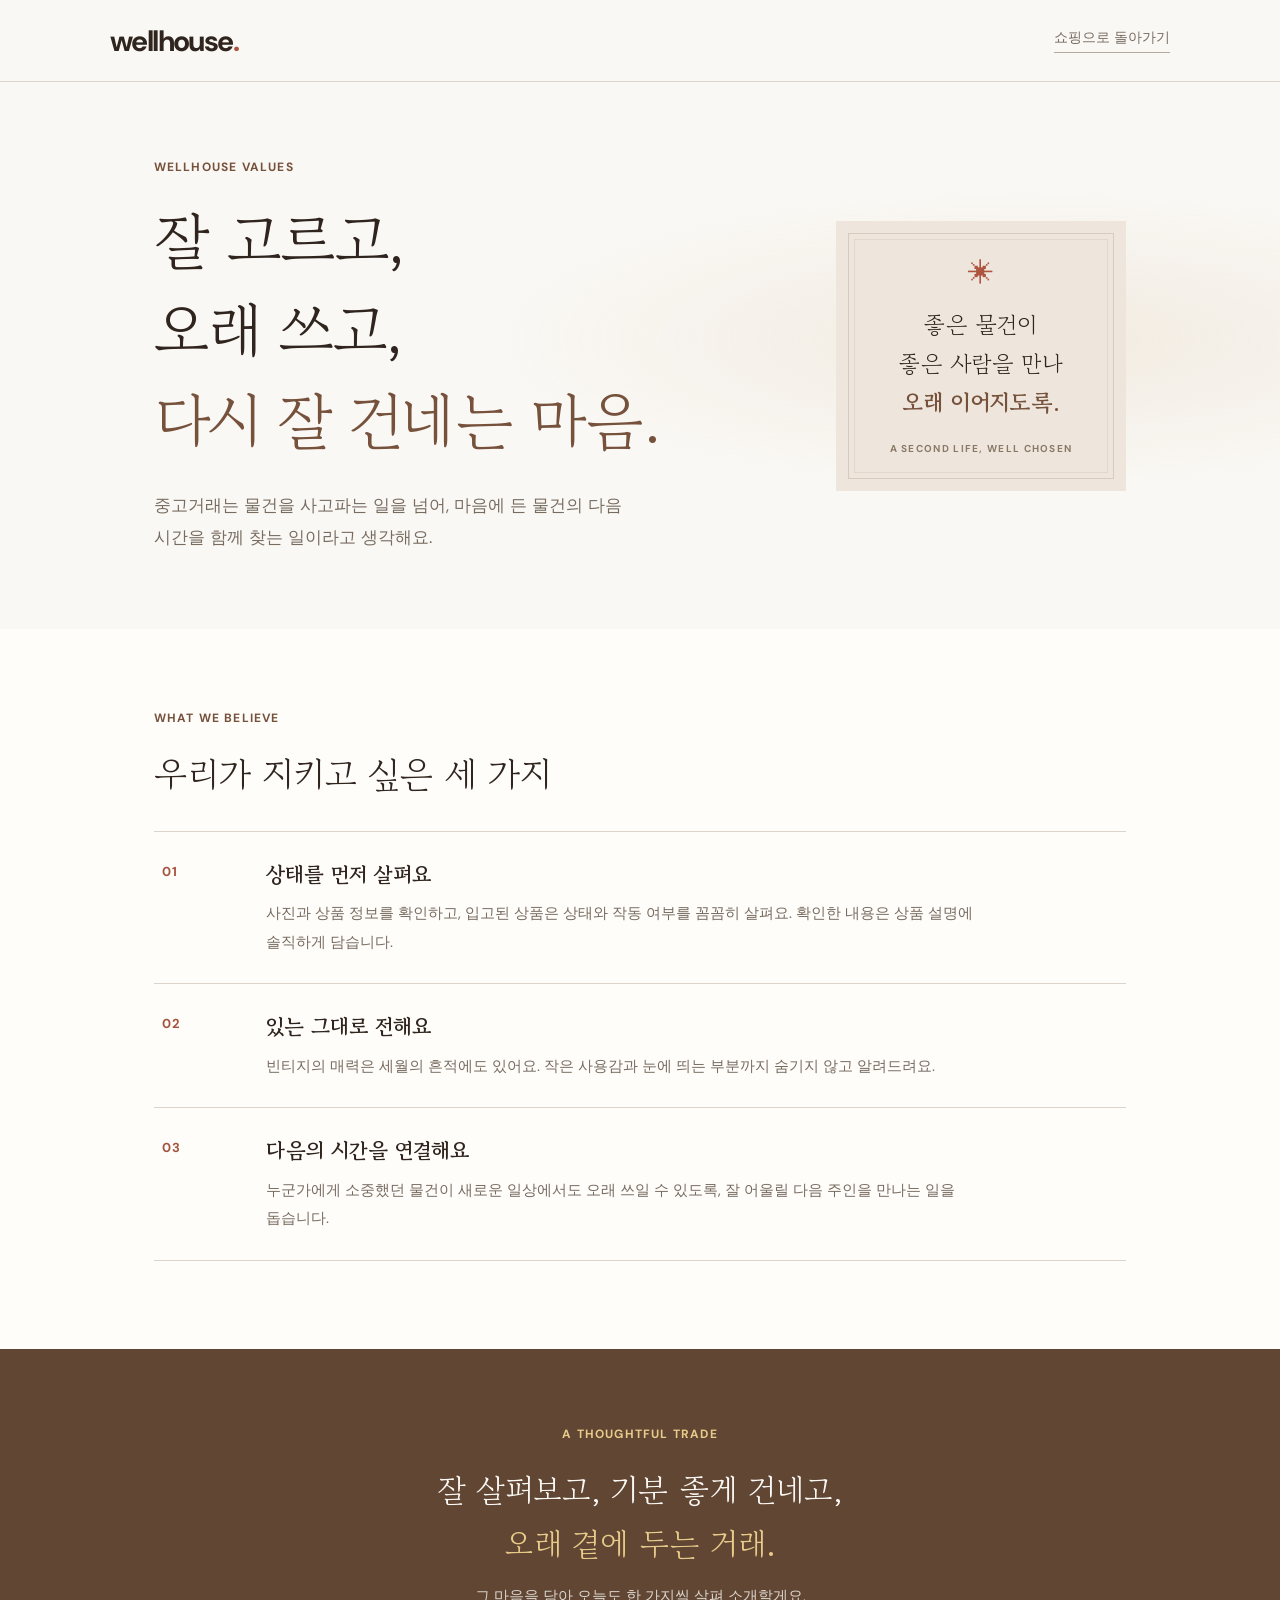
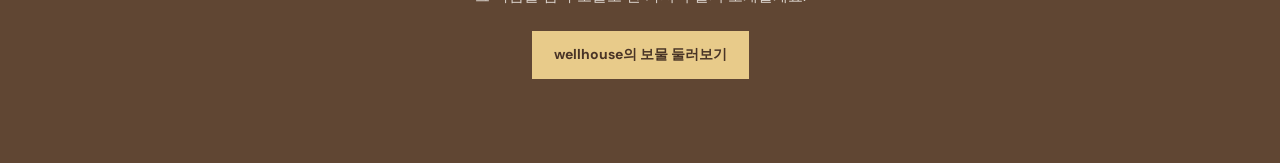
<file: html/about.html>
<!doctype html>
<html lang="ko">
<head>
	<meta charset="utf-8">
	<meta name="viewport" content="width=device-width, initial-scale=1">
	<meta name="theme-color" content="#f7f5ef">
	<meta name="description" content="잘 고르고, 오래 쓰고, 다시 잘 건네는 wellhouse의 중고거래 가치관을 소개합니다.">
	<title>wellhouse가 생각하는 중고거래</title>
	<link rel="preconnect" href="https://fonts.googleapis.com">
	<link rel="preconnect" href="https://fonts.gstatic.com" crossorigin>
	<link href="https://fonts.googleapis.com/css2?family=DM+Sans:wght@400;500;600;700&family=Gowun+Batang:wght@400;700&display=swap" rel="stylesheet">
	<link rel="stylesheet" href="../css/style.css">
	<link rel="stylesheet" href="../css/readable-text.css">
	<link rel="stylesheet" href="../css/about.css">
	<script src="../js/back-to-top.js" defer></script>
</head>
<body class="about-page">
	<header class="about-header">
		<a class="wordmark" href="../index.html" aria-label="wellhouse 홈">wellhouse<span class="wordmark-dot">.</span></a>
		<a class="about-home-link" href="../index.html">쇼핑으로 돌아가기</a>
	</header>
	<main>
		<section class="about-hero" aria-labelledby="about-title">
			<div class="about-hero-copy">
				<p class="eyebrow">WELLHOUSE VALUES</p>
				<h1 id="about-title">잘 고르고,<br>오래 쓰고,<br><em>다시 잘 건네는 마음.</em></h1>
				<p class="about-lead">중고거래는 물건을 사고파는 일을 넘어, 마음에 든 물건의 다음 시간을 함께 찾는 일이라고 생각해요.</p>
			</div>
			<aside class="about-note" aria-label="wellhouse의 약속">
				<span class="about-note-mark" aria-hidden="true">✳</span>
				<p>좋은 물건이<br>좋은 사람을 만나<br><strong>오래 이어지도록.</strong></p>
				<span class="about-note-caption">A SECOND LIFE, WELL CHOSEN</span>
			</aside>
		</section>

		<section class="about-principles" aria-labelledby="principles-title">
			<div class="about-section-heading">
				<p class="eyebrow">WHAT WE BELIEVE</p>
				<h2 id="principles-title">우리가 지키고 싶은 세 가지</h2>
			</div>
			<div class="principle-list">
				<article class="principle-card">
					<span class="principle-number">01</span>
					<div>
						<h3>상태를 먼저 살펴요</h3>
						<p>사진과 상품 정보를 확인하고, 입고된 상품은 상태와 작동 여부를 꼼꼼히 살펴요. 확인한 내용은 상품 설명에 솔직하게 담습니다.</p>
					</div>
				</article>
				<article class="principle-card">
					<span class="principle-number">02</span>
					<div>
						<h3>있는 그대로 전해요</h3>
						<p>빈티지의 매력은 세월의 흔적에도 있어요. 작은 사용감과 눈에 띄는 부분까지 숨기지 않고 알려드려요.</p>
					</div>
				</article>
				<article class="principle-card">
					<span class="principle-number">03</span>
					<div>
						<h3>다음의 시간을 연결해요</h3>
						<p>누군가에게 소중했던 물건이 새로운 일상에서도 오래 쓰일 수 있도록, 잘 어울릴 다음 주인을 만나는 일을 돕습니다.</p>
					</div>
				</article>
			</div>
		</section>

		<section class="about-closing" aria-labelledby="closing-title">
			<p class="eyebrow">A THOUGHTFUL TRADE</p>
			<h2 id="closing-title">잘 살펴보고, 기분 좋게 건네고,<br><em>오래 곁에 두는 거래.</em></h2>
			<p>그 마음을 담아 오늘도 한 가지씩 살펴 소개할게요.</p>
			<a href="../index.html#best-products">wellhouse의 보물 둘러보기</a>
		</section>
	</main>
</body>
</html>
</file>
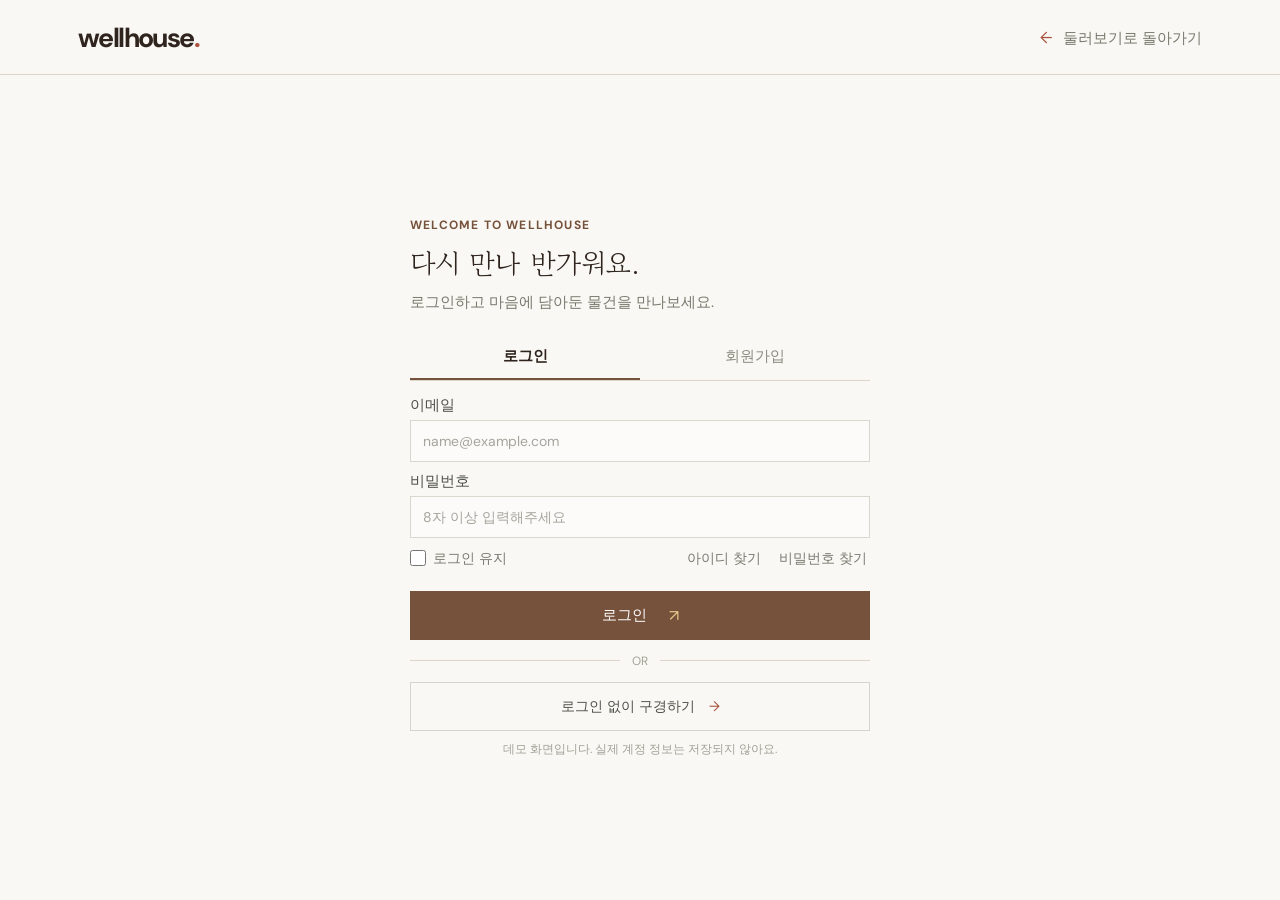
<file: html/auth.html>
<!doctype html>
<html lang="ko">
<head>
  <meta charset="utf-8">
  <meta name="viewport" content="width=device-width, initial-scale=1">
  <meta name="theme-color" content="#f7f5ef">
  <title>로그인 / 회원가입 — wellhouse</title>
  <link rel="preconnect" href="https://fonts.googleapis.com">
  <link rel="preconnect" href="https://fonts.gstatic.com" crossorigin>
  <link href="https://fonts.googleapis.com/css2?family=DM+Sans:wght@400;500;600;700&family=Gowun+Batang:wght@400;700&display=swap" rel="stylesheet">
  <link rel="stylesheet" href="../css/style.css">
  <link rel="stylesheet" href="../css/auth.css">
  <link rel="stylesheet" href="../css/readable-text.css">
  <script src="../js/auth.js" defer></script>
  <script src="../js/back-to-top.js" defer></script>
</head>
<body class="auth-page">
  <header class="auth-header"><a class="wordmark" href="../index.html">wellhouse<span class="wordmark-dot">.</span></a><a class="back-link" href="../index.html"><span aria-hidden="true">←</span> 둘러보기로 돌아가기</a></header>
  <main class="auth-layout auth-centered">
    <section class="auth-panel" aria-labelledby="form-title">
      <div class="auth-inner">
        <p class="eyebrow">WELCOME TO WELLHOUSE</p>
        <h2 id="form-title">다시 만나 반가워요.</h2>
        <p class="auth-description" id="form-description">로그인하고 마음에 담아둔 물건을 만나보세요.</p>
        <div class="auth-tabs" role="tablist" aria-label="계정 메뉴">
          <button class="auth-tab is-active" type="button" role="tab" aria-selected="true" data-mode="login">로그인</button>
          <button class="auth-tab" type="button" role="tab" aria-selected="false" data-mode="signup">회원가입</button>
        </div>
        <form id="auth-form" novalidate>
          <label class="field-label" for="email">이메일</label>
          <input class="auth-input" id="email" name="email" type="email" autocomplete="email" placeholder="name@example.com" required>
          <div class="signup-only" hidden><label class="field-label" for="nickname">닉네임</label><input class="auth-input" id="nickname" name="nickname" type="text" autocomplete="nickname" placeholder="거래할 때 사용할 이름" maxlength="16"></div>
          <label class="field-label password-label" for="password">비밀번호</label>
          <input class="auth-input" id="password" name="password" type="password" autocomplete="current-password" placeholder="8자 이상 입력해주세요" minlength="8" aria-describedby="password-hint" required>
          <p class="signup-only password-hint" id="password-hint" hidden>비밀번호는 영문 대문자와 소문자, 특수기호를 포함해 8자 이상으로 설정해 주세요.</p>
          <div class="signup-only password-confirm" hidden><label class="field-label" for="password-confirm">비밀번호 확인</label><input class="auth-input" id="password-confirm" name="passwordConfirm" type="password" autocomplete="new-password" placeholder="비밀번호를 한 번 더 입력해주세요"></div>
          <div class="form-options"><label class="remember-option"><input type="checkbox" id="remember"><span>로그인 유지</span></label><div class="recovery-actions"><button type="button" class="find-id-button account-recovery-button">아이디 찾기</button><button type="button" class="forgot-button account-recovery-button">비밀번호 찾기</button></div></div>
          <p class="form-message" id="form-message" role="status" aria-live="polite"></p>
          <button class="submit-button" id="submit-button" type="submit">로그인 <span aria-hidden="true">↗</span></button>
        </form>
        <p class="terms-copy signup-only" hidden>가입하면 <a href="#terms">이용약관</a>과 <a href="#privacy">개인정보 처리방침</a>에 동의하게 됩니다.</p>
        <div class="auth-divider"><span>OR</span></div>
        <button class="guest-button" type="button" onclick="window.location.href='../index.html'">로그인 없이 구경하기 <span aria-hidden="true">→</span></button>
        <p class="demo-note">데모 화면입니다. 실제 계정 정보는 저장되지 않아요.</p>
      </div>
    </section>
  </main>
</body>
</html>
</file>
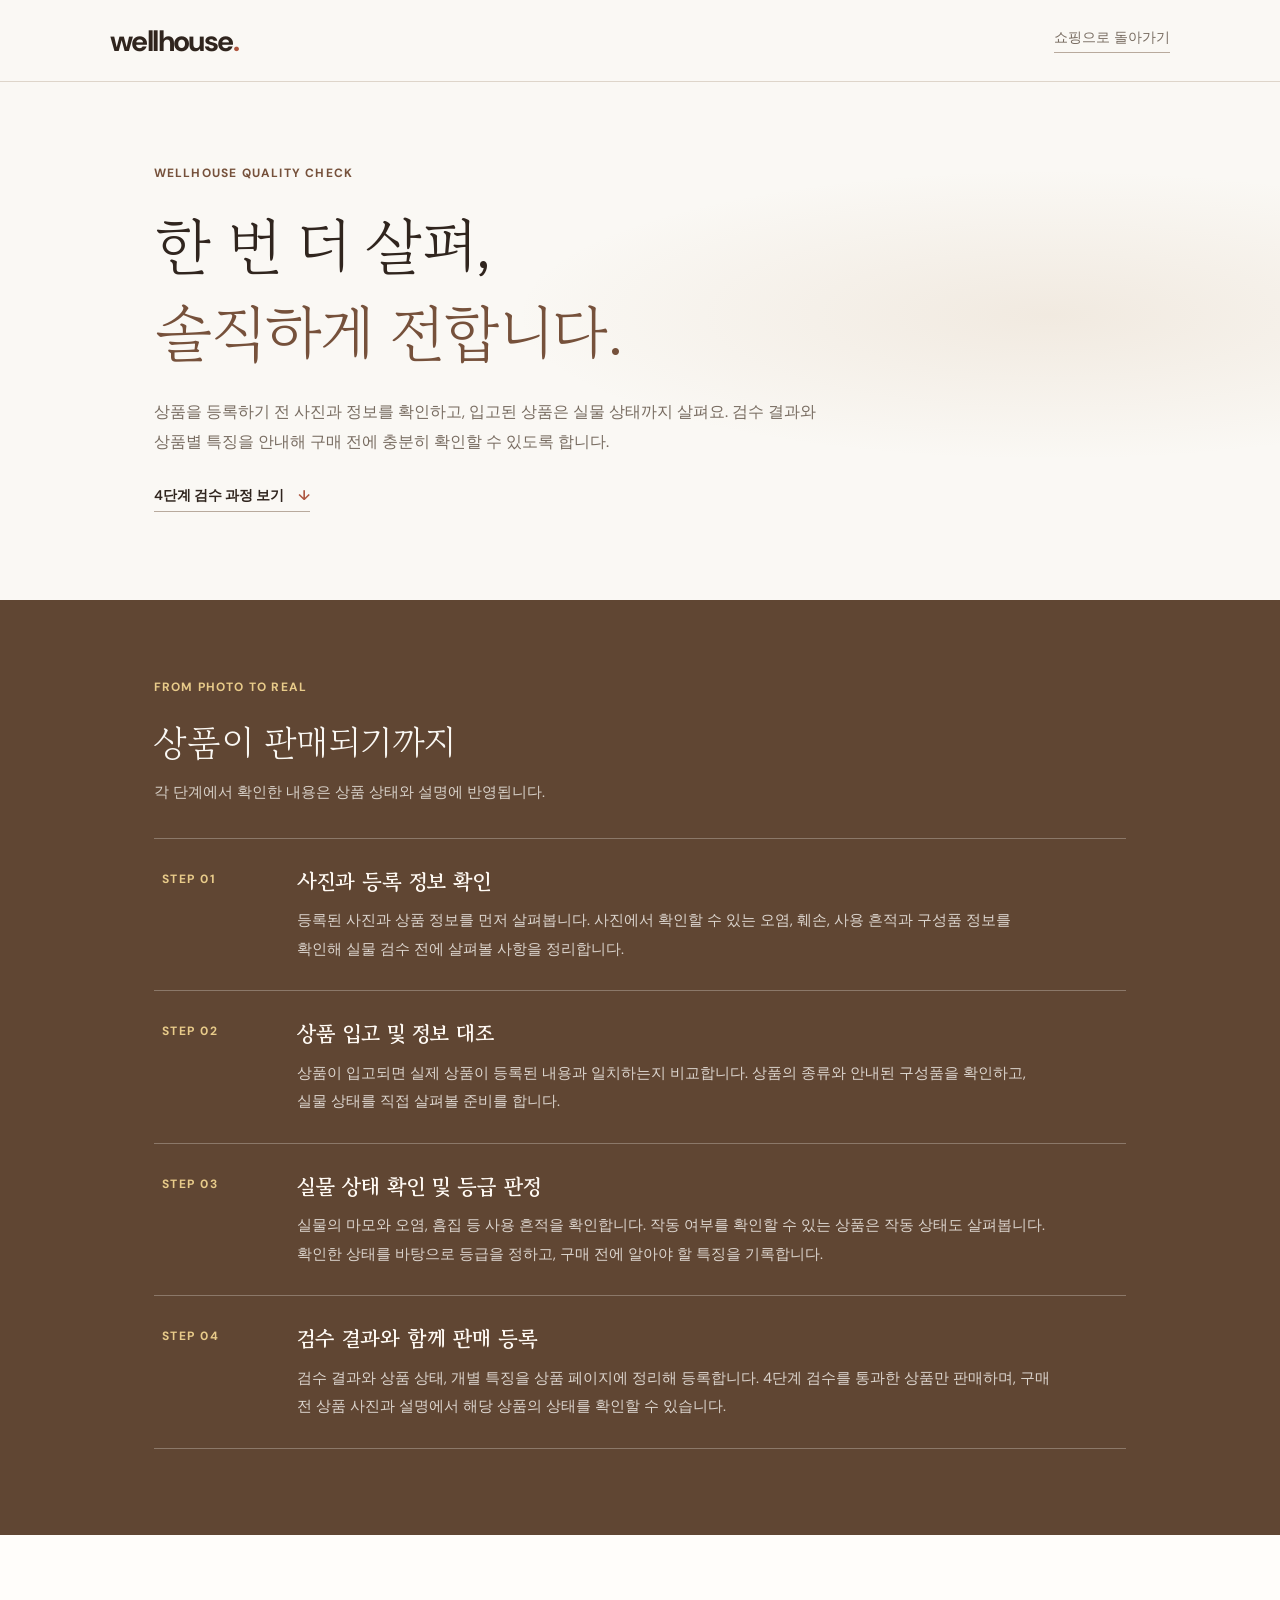
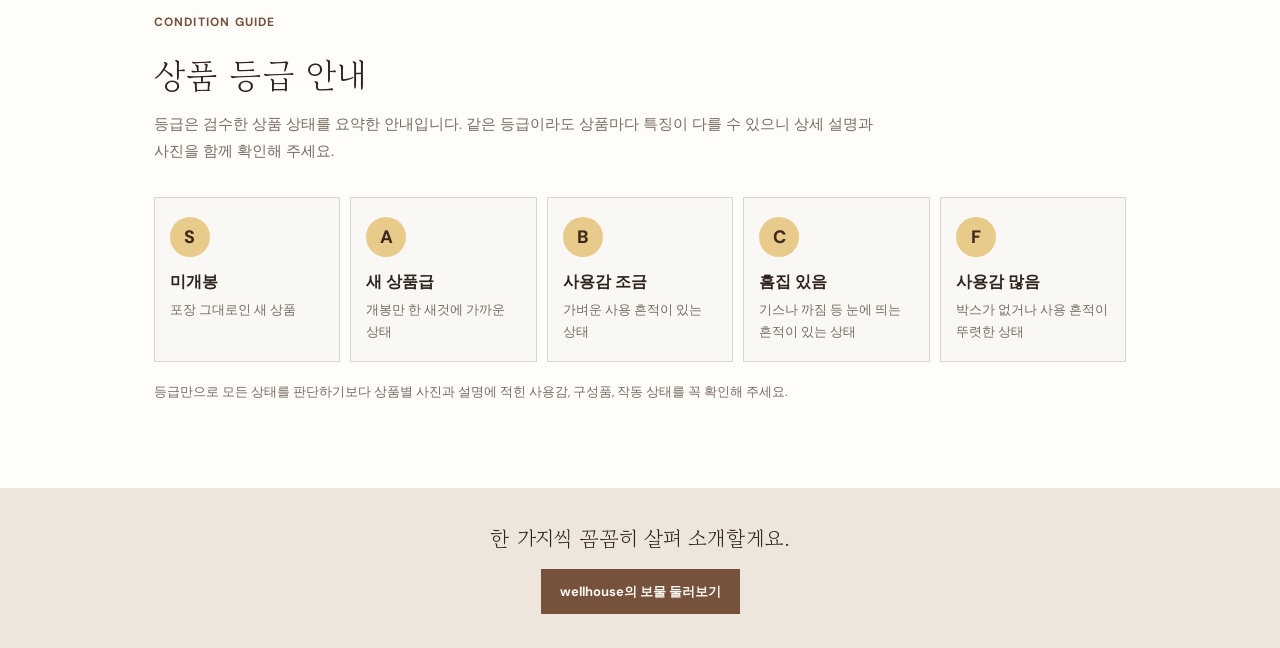
<file: html/inspection.html>
<!doctype html>
<html lang="ko">
<head>
	<meta charset="utf-8">
	<meta name="viewport" content="width=device-width, initial-scale=1">
	<meta name="theme-color" content="#f7f5ef">
	<meta name="description" content="사진 확인부터 실물 검수와 등급 안내까지, wellhouse의 4단계 검수 과정을 소개합니다.">
	<title>검수 과정 안내 — wellhouse</title>
	<link rel="preconnect" href="https://fonts.googleapis.com">
	<link rel="preconnect" href="https://fonts.gstatic.com" crossorigin>
	<link href="https://fonts.googleapis.com/css2?family=DM+Sans:wght@400;500;600;700&family=Gowun+Batang:wght@400;700&display=swap" rel="stylesheet">
	<link rel="stylesheet" href="../css/style.css">
	<link rel="stylesheet" href="../css/readable-text.css">
	<link rel="stylesheet" href="../css/inspection-page.css">
	<script src="../js/back-to-top.js" defer></script>
</head>
<body class="inspection-guide-page">
	<header class="inspection-guide-header">
		<a class="wordmark" href="../index.html" aria-label="wellhouse 홈">wellhouse<span class="wordmark-dot">.</span></a>
		<a class="inspection-home-link" href="../index.html">쇼핑으로 돌아가기</a>
	</header>
	<main>
		<section class="inspection-guide-hero" aria-labelledby="inspection-guide-title">
			<p class="eyebrow">WELLHOUSE QUALITY CHECK</p>
			<h1 id="inspection-guide-title">한 번 더 살펴,<br><em>솔직하게 전합니다.</em></h1>
			<p>상품을 등록하기 전 사진과 정보를 확인하고, 입고된 상품은 실물 상태까지 살펴요. 검수 결과와 상품별 특징을 안내해 구매 전에 충분히 확인할 수 있도록 합니다.</p>
			<a href="#inspection-guide-steps">4단계 검수 과정 보기 <span aria-hidden="true">↓</span></a>
		</section>

		<section class="inspection-guide-steps" id="inspection-guide-steps" aria-labelledby="inspection-steps-title">
			<div class="inspection-guide-heading">
				<p class="eyebrow">FROM PHOTO TO REAL</p>
				<h2 id="inspection-steps-title">상품이 판매되기까지</h2>
				<p>각 단계에서 확인한 내용은 상품 상태와 설명에 반영됩니다.</p>
			</div>
			<ol class="inspection-guide-list">
				<li>
					<span class="inspection-guide-number">STEP 01</span>
					<div><h3>사진과 등록 정보 확인</h3><p>등록된 사진과 상품 정보를 먼저 살펴봅니다. 사진에서 확인할 수 있는 오염, 훼손, 사용 흔적과 구성품 정보를 확인해 실물 검수 전에 살펴볼 사항을 정리합니다.</p></div>
				</li>
				<li>
					<span class="inspection-guide-number">STEP 02</span>
					<div><h3>상품 입고 및 정보 대조</h3><p>상품이 입고되면 실제 상품이 등록된 내용과 일치하는지 비교합니다. 상품의 종류와 안내된 구성품을 확인하고, 실물 상태를 직접 살펴볼 준비를 합니다.</p></div>
				</li>
				<li>
					<span class="inspection-guide-number">STEP 03</span>
					<div><h3>실물 상태 확인 및 등급 판정</h3><p>실물의 마모와 오염, 흠집 등 사용 흔적을 확인합니다. 작동 여부를 확인할 수 있는 상품은 작동 상태도 살펴봅니다. 확인한 상태를 바탕으로 등급을 정하고, 구매 전에 알아야 할 특징을 기록합니다.</p></div>
				</li>
				<li>
					<span class="inspection-guide-number">STEP 04</span>
					<div><h3>검수 결과와 함께 판매 등록</h3><p>검수 결과와 상품 상태, 개별 특징을 상품 페이지에 정리해 등록합니다. 4단계 검수를 통과한 상품만 판매하며, 구매 전 상품 사진과 설명에서 해당 상품의 상태를 확인할 수 있습니다.</p></div>
				</li>
			</ol>
		</section>

		<section class="inspection-guide-grades" aria-labelledby="inspection-grades-title">
			<div class="inspection-guide-heading">
				<p class="eyebrow">CONDITION GUIDE</p>
				<h2 id="inspection-grades-title">상품 등급 안내</h2>
				<p>등급은 검수한 상품 상태를 요약한 안내입니다. 같은 등급이라도 상품마다 특징이 다를 수 있으니 상세 설명과 사진을 함께 확인해 주세요.</p>
			</div>
			<ol class="inspection-guide-grade-list">
				<li><span>S</span><div><h3>미개봉</h3><p>포장 그대로인 새 상품</p></div></li>
				<li><span>A</span><div><h3>새 상품급</h3><p>개봉만 한 새것에 가까운 상태</p></div></li>
				<li><span>B</span><div><h3>사용감 조금</h3><p>가벼운 사용 흔적이 있는 상태</p></div></li>
				<li><span>C</span><div><h3>흠집 있음</h3><p>기스나 까짐 등 눈에 띄는 흔적이 있는 상태</p></div></li>
				<li><span>F</span><div><h3>사용감 많음</h3><p>박스가 없거나 사용 흔적이 뚜렷한 상태</p></div></li>
			</ol>
			<p class="inspection-guide-note">등급만으로 모든 상태를 판단하기보다 상품별 사진과 설명에 적힌 사용감, 구성품, 작동 상태를 꼭 확인해 주세요.</p>
		</section>

		<section class="inspection-guide-closing" aria-label="상품 둘러보기">
			<p>한 가지씩 꼼꼼히 살펴 소개할게요.</p>
			<a href="../index.html#best-products">wellhouse의 보물 둘러보기</a>
		</section>
	</main>
</body>
</html>
</file>
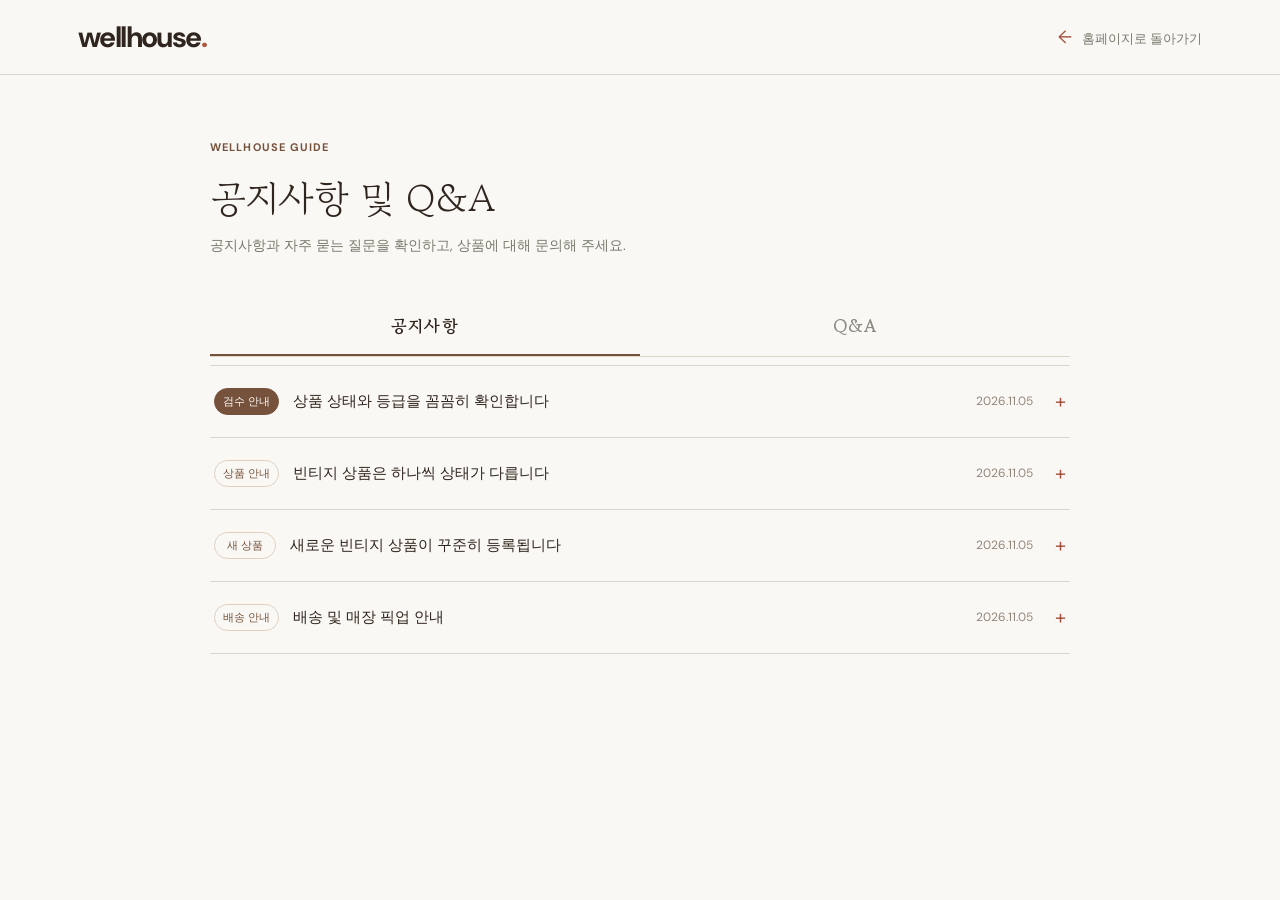
<file: html/support.html>
<!doctype html>
<html lang="ko">
<head>
  <meta charset="utf-8">
  <meta name="viewport" content="width=device-width, initial-scale=1">
  <meta name="theme-color" content="#f7f5ef">
  <meta name="description" content="wellhouse 공지사항과 자주 묻는 질문, 상품 문의 안내입니다.">
  <title>공지사항 및 Q&amp;A — wellhouse</title>
  <link rel="preconnect" href="https://fonts.googleapis.com">
  <link rel="preconnect" href="https://fonts.gstatic.com" crossorigin>
  <link href="https://fonts.googleapis.com/css2?family=DM+Sans:wght@400;500;600;700&family=Gowun+Batang:wght@400;700&display=swap" rel="stylesheet">
  <link rel="stylesheet" href="../css/style.css">
  <link rel="stylesheet" href="../css/readable-text.css">
  <link rel="stylesheet" href="../css/support.css">
  <script src="../js/support.js" defer></script>
  <script src="../js/back-to-top.js" defer></script>
</head>
<body class="support-page">
  <header class="support-header">
    <a class="wordmark" href="../index.html" aria-label="wellhouse 홈">wellhouse<span class="wordmark-dot">.</span></a>
    <a class="back-link" href="../index.html"><span aria-hidden="true">←</span> 홈페이지로 돌아가기</a>
  </header>
  <main class="support-main">
    <div class="support-intro">
      <p class="eyebrow">WELLHOUSE GUIDE</p>
      <h1>공지사항 및 Q&amp;A</h1>
      <p>공지사항과 자주 묻는 질문을 확인하고, 상품에 대해 문의해 주세요.</p>
    </div>

    <div class="support-tabs" role="tablist" aria-label="고객 안내 선택">
      <button class="support-tab is-active" id="notice-tab" type="button" role="tab" aria-selected="true" aria-controls="support-notice" tabindex="0">공지사항</button>
      <button class="support-tab" id="qna-tab" type="button" role="tab" aria-selected="false" aria-controls="support-qna" tabindex="-1">Q&amp;A</button>
    </div>

    <section class="support-panel" id="support-notice" role="tabpanel" aria-labelledby="notice-tab">
      <ul class="notice-list">
        <li>
          <details class="notice-item">
            <summary><span class="notice-tag is-important">검수 안내</span><span class="notice-title">상품 상태와 등급을 꼼꼼히 확인합니다</span><time datetime="2026-11-05">2026.11.05</time></summary>
            <div class="notice-body"><p>등록된 사진과 상품 정보를 먼저 살펴본 뒤 실물의 사용감, 오염, 흠집과 작동 상태를 확인합니다.</p><p>검수 결과와 상품별 특징은 각 상품 상세 페이지의 검수 리포트에서 확인하실 수 있습니다.</p></div>
          </details>
        </li>
        <li>
          <details class="notice-item">
            <summary><span class="notice-tag">상품 안내</span><span class="notice-title">빈티지 상품은 하나씩 상태가 다릅니다</span><time datetime="2026-11-05">2026.11.05</time></summary>
            <div class="notice-body"><p>오래 사용된 상품은 같은 종류라도 색감이나 사용 흔적이 서로 다를 수 있습니다. 구매 전 상품 사진과 설명, 검수 리포트를 함께 확인해 주세요.</p></div>
          </details>
        </li>
        <li>
          <details class="notice-item">
            <summary><span class="notice-tag">새 상품</span><span class="notice-title">새로운 빈티지 상품이 꾸준히 등록됩니다</span><time datetime="2026-11-05">2026.11.05</time></summary>
            <div class="notice-body"><p>상품 목록은 새롭게 발견한 아이템에 따라 업데이트됩니다. 카테고리와 검색을 이용해 관심 있는 상품을 살펴보세요.</p></div>
          </details>
        </li>
        <li>
          <details class="notice-item">
            <summary><span class="notice-tag">배송 안내</span><span class="notice-title">배송 및 매장 픽업 안내</span><time datetime="2026-11-05">2026.11.05</time></summary>
            <div class="notice-body"><p>상품 상세 페이지에서 택배 또는 매장 픽업을 선택할 수 있습니다. 상품별 배송 조건은 구매 전에 확인해 주세요.</p></div>
          </details>
        </li>
      </ul>
    </section>

    <section class="support-panel" id="support-qna" role="tabpanel" aria-labelledby="qna-tab" hidden>
      <div class="qna-filter" role="group" aria-label="질문 분류">
        <button class="qna-chip is-active" type="button" data-topic="all" aria-pressed="true">전체</button>
        <button class="qna-chip" type="button" data-topic="product" aria-pressed="false">상품 문의</button>
        <button class="qna-chip" type="button" data-topic="inspection" aria-pressed="false">검수·등급</button>
        <button class="qna-chip" type="button" data-topic="shipping" aria-pressed="false">주문·배송</button>
      </div>
      <p class="qna-demo-note">상품 문의 예시는 페이지 확인을 위한 샘플이며, 실제 고객 문의나 답변이 아닙니다.</p>
      <ul class="qna-list">
        <li data-topic="inspection">
          <details class="qna-item">
            <summary><span class="qna-mark">Q</span><span class="qna-question">상품 상태와 등급은 어디서 확인하나요?</span><span class="qna-topic">검수·등급</span></summary>
            <div class="qna-answer"><span class="qna-mark">A</span><p>상품 상세 페이지의 검수 리포트에서 등급과 항목별 상태, 등급 판정 이유를 확인하실 수 있습니다.</p></div>
          </details>
        </li>
        <li data-topic="inspection">
          <details class="qna-item">
            <summary><span class="qna-mark">Q</span><span class="qna-question">상품 검수는 어떤 순서로 진행되나요?</span><span class="qna-topic">검수·등급</span></summary>
            <div class="qna-answer"><span class="qna-mark">A</span><p>사진과 상품 정보를 확인한 뒤 입고된 상품의 상태를 직접 살펴 검수 결과와 특징을 정리해 등록합니다.</p></div>
          </details>
        </li>
        <li data-topic="product">
          <details class="qna-item">
            <summary><span class="qna-mark">Q</span><span class="qna-question">원하는 상품을 어떻게 찾을 수 있나요?</span><span class="qna-topic">상품 문의</span></summary>
            <div class="qna-answer"><span class="qna-mark">A</span><p>카테고리 또는 검색으로 상품을 찾을 수 있습니다. 특정 상품의 추가 정보가 필요하면 아래 상품 문의하기를 이용해 주세요.</p></div>
          </details>
        </li>
        <li data-topic="product">
          <details class="qna-item">
            <summary><span class="qna-mark">Q</span><span class="qna-question">레트로 코카콜라 유리병 3종 세트는 음료가 들어 있나요?</span><span class="qna-topic">상품 문의 예시</span></summary>
            <div class="qna-answer"><span class="qna-mark">A</span><p>병의 보관 상태는 상품 사진과 상세 설명을 확인해 주세요. 오래된 음료가 들어 있거나 남아 있는 경우에도 섭취는 권장하지 않으며, 장식용으로만 이용해 주세요.</p></div>
          </details>
        </li>
        <li data-topic="product">
          <details class="qna-item">
            <summary><span class="qna-mark">Q</span><span class="qna-question">90s 빈티지 포켓 티셔츠의 실측 사이즈를 알 수 있을까요?</span><span class="qna-topic">상품 문의 예시</span></summary>
            <div class="qna-answer"><span class="qna-mark">A</span><p>상품 상세정보의 실측 사이즈 표에서 총장, 어깨너비, 가슴단면, 소매길이를 확인하실 수 있습니다. 빈티지 의류는 측정 방법에 따라 1~2cm 차이가 날 수 있어요.</p></div>
          </details>
        </li>
        <li data-topic="product">
          <details class="qna-item">
            <summary><span class="qna-mark">Q</span><span class="qna-question">올림푸스 필름 카메라는 작동 상태를 어디서 확인하나요?</span><span class="qna-topic">상품 문의 예시</span></summary>
            <div class="qna-answer"><span class="qna-mark">A</span><p>상품별로 확인된 작동 상태와 외관 특징은 해당 상품 상세 페이지의 검수 리포트에서 확인하실 수 있습니다.</p></div>
          </details>
        </li>
        <li data-topic="shipping">
          <details class="qna-item">
            <summary><span class="qna-mark">Q</span><span class="qna-question">배송 방법은 어디서 확인하나요?</span><span class="qna-topic">주문·배송</span></summary>
            <div class="qna-answer"><span class="qna-mark">A</span><p>상품 상세 페이지에서 택배 또는 매장 픽업을 선택할 수 있으며, 해당 상품의 배송비와 조건도 함께 확인할 수 있습니다.</p></div>
          </details>
        </li>
      </ul>

      <section class="ask-box" aria-labelledby="ask-title">
        <div>
          <p class="eyebrow">PRODUCT INQUIRY</p>
          <h2 id="ask-title">상품 문의하기</h2>
          <p>상품명과 궁금한 내용을 적어 주세요. 현재 문의 전송 기능은 준비 중이며, 이 양식은 입력 화면 미리보기입니다.</p>
        </div>
        <form id="ask-form">
          <label class="ask-label" for="ask-product">상품명</label>
          <input class="ask-input" id="ask-product" name="product" type="text" maxlength="100" placeholder="문의할 상품명을 입력해 주세요" required>
          <label class="ask-label" for="ask-email">답변 받을 이메일</label>
          <input class="ask-input" id="ask-email" name="email" type="email" maxlength="254" placeholder="name@example.com" autocomplete="email" required>
          <label class="ask-label" for="ask-message-input">문의 내용</label>
          <textarea class="ask-input ask-textarea" id="ask-message-input" name="message" maxlength="1000" placeholder="상품에 대해 궁금한 내용을 입력해 주세요" required></textarea>
          <p class="ask-message" id="ask-status" role="status" aria-live="polite"></p>
          <button class="ask-submit" type="submit">문의 내용 확인 <span aria-hidden="true">→</span></button>
        </form>
      </section>
    </section>
  </main>
</body>
</html>
</file>
<file: css/style.css>
@import url('https://fonts.googleapis.com/css2?family=DM+Sans:wght@400;500;600;700&family=Gowun+Batang:wght@400;700&display=swap');

:root{--paper:#faf8f4;--ink:#30251e;--muted:#786c61;--olive:#76513b;--lime:#e8cb8a;--line:#ded5ca;--serif:'Gowun Batang',Georgia,serif;--sans:'DM Sans','Malgun Gothic',sans-serif}
*{box-sizing:border-box}
html{scroll-behavior:smooth}
body{margin:0;background:var(--paper);color:var(--ink);font-family:var(--sans);font-size:15px;-webkit-font-smoothing:antialiased}
a{color:inherit;text-decoration:none}
button,input{font:inherit}
button{color:inherit}
.announcement{height:32px;background:var(--olive);color:#f7f5ef;text-align:center;font-size:10px;letter-spacing:.05em;display:flex;align-items:center;justify-content:center;gap:8px}
.announcement span{color:var(--lime);font-size:13px}
.site-header{padding:0 6.1%;border-bottom:1px solid var(--line);background:var(--paper);position:relative;z-index:5}
.header-main{height:78px;display:flex;align-items:center;gap:44px}
.wordmark{font-size:29px;font-weight:700;letter-spacing:-1.6px;white-space:nowrap}.wordmark-dot{color:#ad553e}
.main-nav{display:flex;align-items:center;gap:31px;color:#625349;font-size:13px;flex:1}
.main-nav a,.login-link{transition:color .2s}.main-nav a:hover,.login-link:hover{color:#ad553e}
.header-actions{display:flex;align-items:center;gap:21px;font-size:11px}.join-button{background:var(--ink);color:#fff;padding:12px 15px;transition:background .2s}.join-button:hover{background:var(--olive)}.join-button span{margin-left:8px;color:var(--lime)}
.bag-button{border:0;background:none;font-size:21px;position:relative;padding:3px 0 3px 4px;cursor:pointer}.bag-count{position:absolute;right:-8px;top:-3px;width:15px;height:15px;border-radius:50%;background:var(--lime);font-size:9px;display:grid;place-items:center}
.menu-toggle{display:none}
.hero{min-height:565px;display:grid;grid-template-columns:48% 52%;position:relative;padding:72px 8.6% 70px;overflow:hidden;background:radial-gradient(ellipse at 73% 58%,rgba(190,153,111,.13),transparent 42%),repeating-linear-gradient(0deg,rgba(103,75,51,.018) 0,rgba(103,75,51,.018) 1px,transparent 1px,transparent 4px),var(--paper)}
.hero-copy{position:relative;z-index:2;padding:20px 0 0 1.2%;animation:rise .7s ease both}.eyebrow,.section-kicker{font-size:9px;letter-spacing:.16em;font-weight:700;color:var(--olive);margin:0 0 22px}.eyebrow-mark{font-size:15px;margin-right:8px;color:#ad553e}
.hero h1{font:400 57px/1.35 var(--serif);letter-spacing:0;margin:0 0 20px}.hero h1 em,.story-band em{color:var(--olive);font-style:normal}
.hero-description{max-width:340px;font-size:13px;line-height:1.9;color:#66695f;margin:0 0 28px}.hero-actions{display:flex;align-items:center;gap:10px}.hero-action{display:inline-flex;align-items:center;justify-content:space-between;gap:25px;min-width:132px;padding:13px 15px;font-size:11px;font-weight:600;transition:background .2s,color .2s,border-color .2s}.hero-action span{font-size:16px}.hero-action-buy{background:var(--olive);border:1px solid var(--olive);color:#fff}.hero-action-buy span{color:var(--lime)}.hero-action-buy:hover{background:#3f4f38;border-color:#3f4f38}.hero-action-sell{border:1px solid #aeb0a3;background:rgba(247,245,239,.6);color:var(--ink)}.hero-action-sell span{color:#a5533e}.hero-action-sell:hover{background:#e8e9d9;border-color:var(--olive)}.hero-note{margin-top:58px;color:#8b8d83;font-size:10px;display:flex;align-items:center;gap:10px}.note-line{height:1px;width:35px;background:#aaac9e}
.hero-art{position:relative;min-height:420px}.hero-photo{position:absolute;overflow:hidden;box-shadow:0 16px 30px rgba(38,41,32,.16);background:#d8d2c5}.hero-photo img{width:100%;height:100%;object-fit:cover;display:block;filter:saturate(.78) contrast(1.04)}.photo-one{left:7%;top:3%;width:66%;height:86%;transform:rotate(2deg);border:8px solid #eee9dc}.photo-two{right:7%;bottom:4%;width:36%;height:49%;border:7px solid var(--paper);transform:rotate(-4deg)}
.hero-sticker{position:absolute;top:0;right:0;width:96px;height:96px;background:var(--lime);border-radius:50%;display:flex;flex-direction:column;align-items:center;justify-content:center;font-size:9px;font-weight:700;line-height:1.25;text-align:center;transform:rotate(10deg);box-shadow:0 5px 15px rgba(55,60,38,.12);color:#34392f;letter-spacing:.03em}.sticker-flower{font-size:20px;margin-top:4px;color:#a5533e}
.image-caption{position:absolute;bottom:2%;left:10%;font:italic 11px var(--serif);color:#676b5c;transform:rotate(-3deg);background:var(--paper);padding:5px 9px}.hero-index{position:absolute;right:4%;bottom:38px;display:flex;align-items:center;gap:8px;color:#9a9b91;font-size:9px}.hero-index span:first-child{color:var(--ink)}.index-line{width:39px;height:1px;background:#b8b9ad}
.category-section{min-height:70px;border-top:1px solid var(--line);padding:10px 0;display:grid;grid-template-columns:minmax(0,1fr) minmax(0,2.5fr) minmax(0,1fr);align-items:center;gap:24px}.section-kicker{margin:0;font-size:10px}.category-row{display:grid;grid-template-columns:minmax(0,1fr) auto minmax(0,1fr);align-items:center;gap:0;min-width:0;overflow-x:auto;scrollbar-width:none}.category-row::-webkit-scrollbar{display:none}.category-group{display:flex;align-items:center;gap:8px;min-width:max-content}.category-group-before{justify-content:flex-end}.category-group-after{justify-content:flex-start}.category-chip{justify-self:center;flex:0 0 auto;white-space:nowrap;border:1px solid transparent;background:transparent;padding:10px 13px;color:#62574d;font-size:12px;cursor:pointer;transition:all .2s}.category-chip[data-category="all"]{font-weight:600}.category-chip[data-category="all"] span{font-weight:400}.category-chip span{font-size:10px;margin-left:9px;color:#928579}.category-chip:hover,.category-chip.is-active{background:#eee6dc;border-color:#dfd0be;color:#493426}.search-box{height:40px;border-bottom:1px solid #b8aa9d;display:flex;align-items:center;gap:9px}.search-icon{font-size:22px;color:#76513b}.search-box input{border:0;outline:0;background:transparent;min-width:0;width:100%;font-size:11px;color:var(--ink)}.search-box input::placeholder{color:#91857a}.search-box kbd{font-size:10px;color:#918579}
.best-section{padding:56px 8.6% 60px;border-bottom:1px solid var(--line)}.best-heading{align-items:center}.best-tabs{display:flex;align-items:center;gap:5px;border-bottom:1px solid var(--line)}.best-tab{border:0;border-bottom:2px solid transparent;background:transparent;padding:11px 13px;margin-bottom:-1px;color:#756a60;font:inherit;font-size:11px;white-space:nowrap;cursor:pointer}.best-tab[aria-pressed="true"]{border-bottom-color:#604633;color:#493426;font-weight:700}.best-product-grid{display:grid;grid-template-columns:repeat(4,minmax(0,1fr));gap:17px}.best-image{aspect-ratio:.85;display:block;position:relative;overflow:hidden;background:#e7e4d8}.best-image img{width:100%;height:100%;object-fit:cover;display:block;transition:transform .5s}.best-card:hover .best-image img{transform:scale(1.04)}.best-rank{position:absolute;left:10px;top:10px;display:grid;place-items:center;min-width:40px;height:40px;padding:0 5px;background:var(--paper);color:#604633;font-size:11px;font-weight:700}
.sale-section{padding:64px 8.6% 76px;background:#f0eee7}.sale-heading{align-items:end}.sale-note{margin:0 0 3px;color:#76685a;font-size:11px}.sale-grid{display:grid;grid-template-columns:repeat(4,minmax(0,1fr));gap:17px}.sale-image{aspect-ratio:.85;display:block;position:relative;overflow:hidden;background:#e7e4d8}.sale-image img{width:100%;height:100%;object-fit:cover;display:block;transition:transform .5s}.sale-card:hover .sale-image img{transform:scale(1.04)}.sale-badge{position:absolute;top:10px;left:10px;padding:7px 8px;background:#ad553e;color:#fffaf4;font-size:9px;font-weight:700}.sale-price-line{display:flex;align-items:center;gap:9px;margin:10px 0 6px}.sale-price-line del{color:#93877b;font-size:11px}.sale-price-line span{color:#ad553e;font-size:10px;font-weight:700}.sale-card .product-bottom strong{color:#ad553e}
.products-section{padding:79px 8.6% 78px}.section-heading{display:flex;justify-content:space-between;align-items:end;margin-bottom:28px}.section-heading .eyebrow{margin-bottom:8px}.section-heading h2{font:400 33px var(--serif);margin:0}.heading-period{color:#ad553e}.text-link{font-size:11px;border-bottom:1px solid #999b90;padding-bottom:7px}.text-link span{margin-left:12px;color:#ad553e}
.product-grid{display:grid;grid-template-columns:repeat(4,minmax(0,1fr));column-gap:17px;row-gap:35px}.product-card{position:relative;min-width:0;animation:rise .5s ease both}.product-image{height:auto;aspect-ratio:.85;display:block;position:relative;overflow:hidden;background:#e7e4d8}.product-image img{width:100%;height:100%;object-fit:cover;display:block;transition:transform .5s}.product-card:hover .product-image img{transform:scale(1.04)}.condition-tag{position:absolute;left:10px;top:10px;background:rgba(247,245,239,.92);padding:6px 7px;font-size:8px;letter-spacing:.07em}.favorite-button{position:absolute;right:10px;top:10px;width:30px;height:30px;border:0;border-radius:50%;background:rgba(247,245,239,.92);font-size:19px;line-height:1;cursor:pointer;transition:transform .2s,color .2s}.favorite-button:hover{transform:scale(1.08)}.favorite-button[aria-pressed="true"]{color:#a34e3d}.product-meta{margin-top:13px;display:flex;justify-content:space-between;color:#929388;font-size:9px;letter-spacing:.04em}.product-card h3{margin:8px 0 9px;font-size:14px;font-weight:500}.product-bottom{display:flex;align-items:center;justify-content:space-between}.product-bottom strong{font-size:14px}.product-size{font-size:10px;color:#85877b}.empty-state{text-align:center;padding:55px 10px;color:#77796d;font:16px var(--serif)}.load-more{display:block;margin:48px auto 0;border:1px solid #babcaf;background:transparent;padding:13px 25px;font-size:11px;cursor:pointer;transition:background .2s}.load-more:hover{background:#e8e9d9}.load-more span{margin-left:22px;color:#ad553e;font-size:16px}
.inspection-section{background:#604633;color:var(--paper);padding:76px 8.6% 82px}.inspection-heading{display:flex;justify-content:space-between;align-items:end;gap:30px}.inspection-heading .eyebrow{color:var(--lime);margin-bottom:10px}.inspection-heading h2{font:400 30px/1.4 var(--serif);margin:0}.inspection-heading h2 span{color:var(--lime)}.inspection-heading>p{color:rgba(250,248,244,.78);font-size:12px;line-height:1.9;margin:0 0 3px}.inspection-steps{list-style:none;margin:47px 0 0;padding:0;display:grid;grid-template-columns:repeat(4,minmax(0,1fr))}.inspection-step{position:relative;border-top:1px solid rgba(250,248,244,.38);padding:19px 25px 0 0}.inspection-step:not(:last-child)::after{content:"→";position:absolute;right:17px;top:-10px;padding:0 5px;background:#604633;color:var(--lime);font-size:13px}.inspection-number{color:var(--lime);font-size:11px;letter-spacing:.1em}.inspection-step h3{font-size:15px;font-weight:500;line-height:1.5;margin:13px 0 8px}.inspection-step p{max-width:250px;color:rgba(250,248,244,.78);font-size:11px;line-height:1.9;margin:0}
.grade-guide{margin-top:66px;padding-top:31px;border-top:1px solid rgba(250,248,244,.38);display:grid;grid-template-columns:.8fr 2fr;gap:42px;align-items:start}.grade-heading .eyebrow{color:var(--lime);margin:0 0 12px;font-size:10px}.grade-heading h3{font:400 20px/1.5 var(--serif);margin:0 0 9px}.grade-heading>p:last-child{font-size:11px;line-height:1.8;color:rgba(250,248,244,.76);margin:0}.grade-list{list-style:none;margin:0;padding:0;display:grid;grid-template-columns:repeat(5,minmax(0,1fr));border-top:1px solid rgba(250,248,244,.28);border-bottom:1px solid rgba(250,248,244,.28)}.grade-item{min-height:130px;padding:17px 12px 15px;border-right:1px solid rgba(250,248,244,.22)}.grade-item:last-child{border-right:0}.grade-mark{display:inline-grid;place-items:center;width:29px;height:29px;border-radius:50%;background:var(--lime);color:#493426;font-size:13px;font-weight:700}.grade-item h4{font-size:12px;font-weight:600;margin:12px 0 6px}.grade-item p{font-size:10px;line-height:1.7;color:rgba(250,248,244,.76);margin:0}
.story-band{min-height:240px;background:#eee6dc;display:flex;flex-direction:column;align-items:center;justify-content:center;text-align:center;position:relative;overflow:hidden}.story-flower{position:absolute;left:16%;top:25%;font-size:58px;color:#b89a77;opacity:.8;transform:rotate(-15deg)}.story-band p{font:400 26px/1.6 var(--serif);margin:0 0 17px}.story-band a{font-size:11px;border-bottom:1px solid #b8aa9d;padding-bottom:6px}.story-band a span{margin-left:9px;color:#9b5338}.site-footer{min-height:95px;padding:22px 8.6%;display:flex;align-items:center;justify-content:space-between;color:#786c61;font-size:10px}.footer-wordmark{color:var(--ink);font-size:21px}
@media(max-width:900px){.best-section{padding-left:6%;padding-right:6%}.best-product-grid{grid-template-columns:repeat(2,minmax(0,1fr));gap:26px 12px}}
@media(max-width:650px){.best-section{padding:42px 19px 44px}.best-heading{align-items:flex-start;flex-direction:column;gap:16px}.best-tabs{width:100%;overflow-x:auto;scrollbar-width:none}.best-tabs::-webkit-scrollbar{display:none}.best-tab{flex:0 0 auto;padding:10px 9px;font-size:10px}.best-product-grid{gap:25px 11px}.best-image{aspect-ratio:.76}}
@media(max-width:900px){.sale-section{padding-left:6%;padding-right:6%}.sale-grid{grid-template-columns:repeat(2,minmax(0,1fr));gap:26px 12px}}
@media(max-width:650px){.sale-section{padding:42px 19px 54px}.sale-heading{align-items:flex-start;flex-direction:column;gap:8px}.sale-note{font-size:10px}.sale-grid{gap:25px 11px}.sale-image{aspect-ratio:.76}.sale-badge{top:7px;left:7px;padding:6px;font-size:8px}}
@keyframes rise{from{opacity:0;transform:translateY(12px)}to{opacity:1;transform:translateY(0)}}
@media(max-width:900px){.site-header{padding:0 4%}.header-main{gap:25px}.main-nav{gap:17px}.hero{padding-left:6%;padding-right:6%;grid-template-columns:45% 55%;min-height:500px}.hero h1{font-size:48px}.category-section{grid-template-columns:.85fr 2fr 1.2fr;gap:12px}.category-chip{padding:9px 8px}.products-section{padding-left:6%;padding-right:6%}.product-grid{gap:26px 12px}.inspection-section{padding-left:6%;padding-right:6%}.inspection-step{padding-right:18px}.inspection-step h3{font-size:13px}}
@media(max-width:650px){.announcement{height:29px;font-size:9px}.site-header{height:65px;padding:0 18px;justify-content:space-between;gap:0}.wordmark{font-size:26px}.menu-toggle{display:flex;width:25px;height:25px;flex-direction:column;justify-content:center;gap:5px;border:0;background:transparent;padding:2px;cursor:pointer}.menu-toggle span{width:19px;height:1px;background:var(--ink)}.main-nav{display:none;position:absolute;left:0;right:0;top:64px;padding:20px;background:var(--paper);border-bottom:1px solid var(--line);flex-direction:column;align-items:flex-start;gap:18px}.main-nav.is-open{display:flex}.header-actions{gap:12px;font-size:10px}.login-link{display:none}.join-button{padding:10px 11px}.join-button span{margin-left:5px}.bag-button{font-size:19px}.hero{display:block;padding:40px 22px 45px;min-height:0}.hero-copy{padding:0}.hero h1{font-size:43px;line-height:1.32;margin-bottom:14px}.hero .eyebrow{margin-bottom:17px}.hero-description{font-size:12px;margin-bottom:20px}.mobile-break{display:none}.hero-note{display:none}.hero-art{height:310px;min-height:0;margin:28px -2px 0}.photo-one{left:4%;top:2%;width:68%;height:89%}.photo-two{right:5%;bottom:1%;width:39%;height:50%;border-width:5px}.hero-sticker{width:75px;height:75px;font-size:8px}.sticker-flower{font-size:16px}.image-caption{left:7%;bottom:-1%;font-size:9px}.hero-index{right:22px;bottom:18px}.category-section{padding:16px 19px 18px;display:grid;grid-template-columns:1fr;gap:11px}.section-kicker{font-size:8px}.category-row{gap:4px;overflow:auto}.category-chip{padding:8px 9px;white-space:nowrap;font-size:10px}.category-chip span{margin-left:4px}.search-box{height:36px}.products-section{padding:54px 19px 54px}.section-heading{margin-bottom:20px}.section-heading h2{font-size:25px}.text-link{font-size:9px}.product-grid{grid-template-columns:repeat(2,minmax(0,1fr));column-gap:11px;row-gap:25px}.product-image{aspect-ratio:.76}.condition-tag{left:7px;top:7px;padding:5px;font-size:7px}.favorite-button{right:7px;top:7px;width:27px;height:27px;font-size:17px}.product-meta{font-size:7px;margin-top:9px}.product-card h3{font-size:11px;line-height:1.5;min-height:31px;margin:6px 0}.product-bottom strong{font-size:11px}.product-size{font-size:8px}.load-more{margin-top:35px}.inspection-section{padding:52px 22px 55px}.inspection-heading{display:block}.inspection-heading h2{font-size:24px}.inspection-heading>p{margin-top:12px;font-size:10px}.inspection-heading>p br{display:none}.inspection-steps{grid-template-columns:1fr;margin:32px 0 0 5px}.inspection-step{border-top:0;border-left:1px solid rgba(247,245,239,.34);padding:0 0 27px 20px}.inspection-step:not(:last-child)::after{content:"↓";top:auto;right:auto;left:-6px;bottom:8px;padding:0 2px}.inspection-step h3{font-size:13px;margin:8px 0 5px}.inspection-step p{max-width:none;font-size:10px}.story-band{min-height:205px}.story-flower{left:7%;top:20%;font-size:39px}.story-band p{font-size:22px}.site-footer{padding:18px 20px;min-height:90px;gap:7px;flex-wrap:wrap}.footer-wordmark{width:100%;font-size:19px}.site-footer span{font-size:8px}}
@media(max-width:650px){.section-heading h2{font-size:27px}.text-link{font-size:10px}.product-image{aspect-ratio:.84}.product-meta{font-size:8px}.product-card h3{font-size:12px}.product-bottom strong{font-size:12px}.product-size{font-size:9px}}
@media(max-width:650px){.grade-guide{grid-template-columns:1fr;gap:22px;margin-top:43px;padding-top:25px}.grade-heading h3{font-size:18px}.grade-list{grid-template-columns:repeat(2,minmax(0,1fr))}.grade-item{min-height:112px;padding:14px 11px;border-bottom:1px solid rgba(247,245,239,.18)}.grade-item:nth-child(2n){border-right:0}.grade-item:last-child{grid-column:1/-1;border-bottom:0}.grade-item h4{margin-top:9px}}
.main-nav a:hover,.login-link:hover{color:#8b4e32}.hero-action-buy:hover{background:#604633;border-color:#604633}.hero-action-sell:hover{background:#eee6dc;border-color:#76513b}.hero-action-sell{border-color:#c7b7a6}.hero-note,.image-caption{color:#76685a}.hero-sticker{color:#493426}.category-chip:hover,.category-chip.is-active{background:#eee6dc;border-color:#dfd0be;color:#493426}.product-image{background:#eee8df}.condition-tag{font-size:9px;background:rgba(250,248,244,.95)}.product-meta{font-size:10px;color:#817469}.product-card h3,.product-bottom strong{font-size:15px}.product-size{font-size:11px}.section-heading h2{font-size:35px}.text-link,.load-more{font-size:12px}.load-more:hover{background:#eee6dc}.empty-state{color:#76685a}.story-band a{font-size:12px}
.hero-copy>.eyebrow{font-size:11px}.hero-note{font-size:12px}
@media(max-width:650px){.main-nav{font-size:14px}.header-actions{font-size:11px}.hero-description{font-size:13px}.hero-action{font-size:12px}.section-heading h2{font-size:28px}.text-link{font-size:11px}.product-meta{font-size:9px}.product-card h3,.product-bottom strong{font-size:13px}.product-size{font-size:10px}.condition-tag{font-size:8px}.grade-item h4{font-size:13px}.grade-item p,.grade-heading>p:last-child{font-size:11px}.inspection-step p{font-size:11px}.site-footer{font-size:10px}}
@media(max-width:650px){.site-header{height:auto;padding:0 18px}.header-main{height:65px;justify-content:space-between;gap:0}.category-section{min-height:0;padding:10px 0 12px;grid-template-columns:1fr;gap:8px;border-top:1px solid var(--line)}.category-section .section-kicker{display:none}.category-row{gap:4px;overflow-x:auto}.search-box{height:36px}}
@media(min-width:1240px){.hero{grid-template-columns:44% 56%}.hero-description{max-width:none;white-space:nowrap}}
@media(prefers-reduced-motion:reduce){*,*::before,*::after{scroll-behavior:auto!important;animation-duration:.01ms!important;transition-duration:.01ms!important}}
.product-card{animation:none}
.image-caption{transform:rotate(-1.5deg)}
.hero-sticker{transform:rotate(7deg)}
.best-card:hover .best-image img,.sale-card:hover .sale-image img,.product-card:hover .product-image img{transform:scale(1.025)}
.photo-one{width:68%;height:90%}
.photo-two{width:37%;height:52%}
@media(max-width:650px){.hero-art{margin-top:20px}.photo-one{width:68%;height:90%}.photo-two{width:38%;height:51%}}
.back-to-top{position:fixed;right:max(20px,env(safe-area-inset-right));bottom:max(20px,env(safe-area-inset-bottom));z-index:100;display:grid;place-items:center;width:48px;height:48px;border:1px solid #ded5ca;border-radius:50%;background:#faf8f4;color:#493426;box-shadow:0 4px 16px rgba(48,37,30,.14);cursor:pointer;opacity:1;transform:translateY(0);transition:opacity .2s,transform .2s,background .2s,color .2s}
.back-to-top:hover{background:#493426;color:#fffaf4}
.back-to-top[hidden]{display:none}
.back-to-top:focus-visible{outline:2px solid #ad553e;outline-offset:3px}
.back-to-top svg{width:20px;height:20px;fill:none;stroke:currentColor;stroke-width:1.8;stroke-linecap:round;stroke-linejoin:round}
@media(max-width:650px){.back-to-top{right:max(14px,env(safe-area-inset-right));bottom:max(14px,env(safe-area-inset-bottom));width:44px;height:44px}}
</file>
<file: css/readable-text.css>
body{font-size:17px}
.announcement{height:auto;min-height:38px;padding:6px 12px;font-size:13px;line-height:1.5}
.main-nav,.header-actions,.join-button{font-size:15px}
.bag-count{width:18px;height:18px;font-size:12px}
.eyebrow,.section-kicker{font-size:12px;line-height:1.6;letter-spacing:.1em}
.hero-description{font-size:16px;line-height:1.8}
.hero-action{justify-content:center;gap:0;min-width:140px;padding:15px 30px;border-radius:2px;font-family:'Pretendard',var(--sans);font-size:15px;font-weight:600;letter-spacing:.02em}
.hero-note{font-size:14px}
.hero-sticker{font-size:11px}
.image-caption{font-size:14px}
.hero-index{font-size:12px}
.category-chip{font-size:15px}
.category-chip span{font-size:13px}
.search-box input{font-size:16px}
.search-box kbd{font-size:13px}
.best-tab{font-size:15px}
.best-rank{font-size:13px}
.sale-note{font-size:15px;line-height:1.6}
.sale-badge,.discount-badge{padding:9px 13px;background:#b8402a;font-family:'Pretendard',var(--sans);font-size:16px;font-weight:800;letter-spacing:.01em;box-shadow:0 6px 14px rgba(140,46,28,.28)}
.sale-price-line{flex-wrap:wrap;gap:10px}
.sale-price-line del{font-size:14px}
.sale-price-line span{padding:3px 9px;border-radius:999px;background:#f6e1d9;color:#b8402a;font-family:'Pretendard',var(--sans);font-size:15px;font-weight:800}
.sale-card .product-bottom strong,.category-card .sale-price-line + .product-bottom strong{color:#b8402a;font-size:22px;font-weight:800}
.product-meta{gap:4px;flex-wrap:wrap;font-size:12px;line-height:1.5;letter-spacing:.05em;color:#a0968b}
.product-card h3{margin:6px 0 10px;font-family:'Pretendard',var(--sans);font-size:19px;font-weight:700;line-height:1.4;letter-spacing:-.02em;color:#2a1f18;display:-webkit-box;-webkit-line-clamp:2;-webkit-box-orient:vertical;overflow:hidden;transition:color .2s}
.product-card:hover h3{color:#ad553e}
.product-bottom{gap:8px;flex-wrap:wrap}
.product-bottom strong{font-family:'Pretendard',var(--sans);font-size:18px;font-weight:800;letter-spacing:-.01em}
.product-size{font-size:14px}
.condition-tag{font-size:12px}
.empty-state{font-size:18px}
.load-more,.text-link{font-size:15px}
.inspection-heading>p,.inspection-step p{font-size:15px;line-height:1.8}
.inspection-step h3{font-size:17px}
.inspection-number{font-size:13px}
.grade-heading .eyebrow{font-size:12px}
.grade-item h4{font-size:15px}
.grade-item p,.grade-heading>p:last-child{font-size:14px;line-height:1.8}
.story-band a{font-size:14px}
.site-footer{font-size:13px}

.auth-page{font-size:17px}
.back-link{font-size:15px}
.visual-copy>span{font-size:12px;line-height:1.5}
.visual-copy p{font-size:15px;line-height:1.7}
.visual-number{font-size:12px}
.auth-inner>.eyebrow{font-size:12px}
.auth-description{font-size:15px;line-height:1.7}
.auth-tab,.field-label,.submit-button{font-size:15px}
.auth-input{height:50px;font-size:16px}
.auth-input::placeholder{font-size:14px}
.password-hint{margin:6px 0 0;color:#a34e3d;font-size:12px;line-height:1.6}
.form-options{font-size:14px}
.remember-option input{width:16px;height:16px}
.forgot-button,.guest-button{font-size:14px}
.form-message{min-height:20px;font-size:13px;line-height:1.5}
.terms-copy{font-size:14px;line-height:1.8}
.auth-divider{font-size:12px}
.submit-button,.guest-button{min-height:49px}
.demo-note{font-size:13px;line-height:1.6}
.recovery-actions{display:flex;align-items:center;gap:12px}
.recovery-actions button{white-space:nowrap}
.find-id-button{background:transparent;border:0;padding:3px;color:#797b71;font-size:14px;cursor:pointer}
.auth-layout.auth-centered{min-height:calc(100vh - 75px);display:flex;grid-template-columns:1fr;align-items:center;justify-content:center;padding:32px 24px}
.auth-centered .auth-panel{width:min(100%,460px);padding:0;align-items:center}
.auth-centered .auth-inner{width:100%;padding:16px 0}
.auth-centered .auth-inner>.eyebrow{margin-bottom:8px}
.auth-centered .auth-inner h2{margin-bottom:7px}
.auth-centered .auth-description{margin-bottom:18px}
.auth-centered .auth-tabs{margin-bottom:14px}
.auth-centered .field-label{margin:9px 0 5px}
.auth-centered .auth-input{height:42px}
.auth-centered .form-options{margin:8px 0 3px}
.auth-centered .form-message{min-height:12px;margin:3px 0 5px}
.auth-centered .terms-copy{margin-top:8px}
.auth-centered .auth-divider{margin:13px 0}
.auth-centered .demo-note{margin-top:9px;font-size:12px}
.auth-centered .remember-option[hidden],.auth-centered .forgot-button[hidden]{display:none}

@media(max-width:900px){
  .header-actions{font-size:14px}
  .category-section{grid-template-columns:minmax(0,.85fr) minmax(0,2fr) minmax(0,.85fr)}
}

@media(max-width:760px){
  .visual-copy>span{font-size:11px}
  .visual-copy p{font-size:14px}
}

@media(max-width:650px){
  .announcement{font-size:12px}
  .header-actions,.join-button{font-size:14px}
  .hero-description{font-size:15px}
  .hero-note{font-size:14px}
  .category-chip{font-size:14px}
  .category-chip span{font-size:12px}
  .search-box input{font-size:15px}
  .product-meta{font-size:11px}
  .product-card h3{font-size:16px;min-height:0}
  .product-bottom strong{font-size:16px}
  .sale-badge,.discount-badge{padding:7px 9px;font-size:13px}
  .sale-price-line{gap:6px}
  .sale-price-line span{padding:2px 7px;font-size:13px}
  .sale-card .product-bottom strong,.category-card .sale-price-line + .product-bottom strong{font-size:18px}
  .product-size{font-size:13px}
  .condition-tag{font-size:11px}
  .inspection-heading>p,.inspection-step p{font-size:14px}
  .inspection-step h3{font-size:16px}
  .grade-item h4{font-size:14px}
  .grade-item p,.grade-heading>p:last-child{font-size:13px}
  .site-footer span{font-size:12px}
  .category-section{grid-template-columns:1fr}
  .category-row{display:flex;justify-content:safe center;gap:4px}
  .category-group{display:contents}
  .back-link{font-size:14px}
  .auth-tab,.field-label,.submit-button{font-size:14px}
  .auth-description{font-size:14px}
  .auth-input{font-size:16px}
  .password-hint{font-size:12px}
  .forgot-button,.guest-button,.terms-copy{font-size:13px}
}

@media(max-width:760px){
  .auth-layout.auth-centered{min-height:calc(100vh - 64px);padding:24px 22px}
  .auth-centered .auth-panel{padding:0;align-items:center}
  .auth-centered .auth-inner{padding:20px 0}
}

.help-section{display:grid;grid-template-columns:minmax(0,1.25fr) minmax(0,.75fr);gap:64px;padding:72px 8.6% 78px;border-top:1px solid var(--line)}
.help-column{min-width:0}
.help-column .eyebrow{margin-bottom:12px}
.help-column h2{font:400 32px/1.4 var(--serif);margin:0 0 24px}
.faq-list{border-top:1px solid var(--line)}
.faq-item{border-bottom:1px solid var(--line)}
.faq-item summary{display:flex;align-items:center;gap:12px;min-height:62px;cursor:pointer;list-style:none;font-size:16px;font-weight:600}
.faq-item summary::-webkit-details-marker{display:none}
.faq-mark{color:#ad553e;font-size:13px;font-weight:700}
.faq-toggle{margin-left:auto;color:#ad553e;font-size:22px;font-weight:400;transition:transform .2s}
.faq-item[open] .faq-toggle{transform:rotate(45deg)}
.faq-item p{margin:0;padding:0 24px 20px;color:var(--muted);font-size:15px;line-height:1.8}
.faq-item p a{color:#493426;text-decoration:underline;text-underline-offset:3px}
.notice-list{margin:0;padding:0;list-style:none;border-top:1px solid var(--line)}
.notice-list li{border-bottom:1px solid var(--line)}
.notice-list a{display:grid;grid-template-columns:1fr auto;gap:8px 12px;padding:18px 0;align-items:center}
.notice-type{grid-column:1;color:var(--olive);font-size:12px;font-weight:700}
.notice-title{grid-column:1;color:var(--ink);font-size:15px;line-height:1.5}
.notice-arrow{grid-column:2;grid-row:1/3;color:#ad553e;font-size:18px}

@media(max-width:900px){
  .help-section{gap:36px;padding-left:6%;padding-right:6%}
}

@media(max-width:1100px){
  .header-main{height:65px;justify-content:space-between;gap:0}
  .menu-toggle{display:flex;width:25px;height:25px;flex-direction:column;justify-content:center;gap:5px;border:0;background:transparent;padding:2px;cursor:pointer}
  .menu-toggle span{width:19px;height:1px;background:var(--ink)}
  .main-nav{display:none;position:absolute;left:0;right:0;top:64px;padding:20px;background:var(--paper);border-bottom:1px solid var(--line);flex-direction:column;align-items:flex-start;gap:18px}
  .main-nav.is-open{display:flex}
}

@media(max-width:760px){
  .site-header{height:auto;padding:0 20px}
  .header-main{height:65px;justify-content:space-between;gap:0}
  .menu-toggle{display:flex;width:25px;height:25px;flex-direction:column;justify-content:center;gap:5px;border:0;background:transparent;padding:2px;cursor:pointer}
  .menu-toggle span{width:19px;height:1px;background:var(--ink)}
  .main-nav{display:none;position:absolute;left:0;right:0;top:64px;padding:20px;background:var(--paper);border-bottom:1px solid var(--line);flex-direction:column;align-items:flex-start;gap:18px}
  .main-nav.is-open{display:flex}
  .category-section{grid-template-columns:1fr;min-height:0;padding:10px 0 12px;gap:8px}
  .category-section .section-kicker{display:none}
  .category-row{display:flex;justify-content:safe center;gap:4px}
  .category-group{display:contents}
  .help-section{grid-template-columns:1fr;gap:46px;padding:48px 22px 56px}
  .help-column h2{font-size:28px;margin-bottom:18px}
  .faq-item summary{min-height:58px;font-size:15px}
  .faq-item p{padding-left:22px;font-size:14px}
  .notice-list a{padding:15px 0}
}

.support-page-header{height:82px;padding:0 6.1%;display:flex;align-items:center;justify-content:space-between;border-bottom:1px solid var(--line);background:var(--paper)}
.support-page-header .wordmark{font-size:29px}
.support-home-link{display:inline-flex;align-items:center;gap:10px;border:1px solid var(--line);padding:12px 15px;color:#493426;font-size:15px}
.support-home-link span{color:#ad553e;font-size:20px}
.support-page-main{width:min(100%,900px);margin:0 auto;padding:66px 30px 96px}
.support-page-main>.eyebrow{margin-bottom:14px}
.support-page-main h1{font:400 40px/1.4 var(--serif);margin:0 0 12px}
.support-page-intro{margin:0;color:var(--muted);font-size:16px;line-height:1.8}
.support-content-grid{display:grid;grid-template-columns:minmax(0,1fr) minmax(0,1fr);gap:36px;margin-top:38px;border-top:1px solid var(--line);padding-top:30px}
.support-column{min-width:0}
.support-column+.support-column{border-left:1px solid var(--line);padding-left:36px}
.support-column>.eyebrow{margin:0 0 8px;color:var(--olive);font-size:12px;letter-spacing:.1em}
.support-column h2{margin:0;font:400 28px/1.4 var(--serif)}
.support-content-grid .notice-entries{margin-top:18px}
.support-content-grid .notice-entry{padding:18px 0}
.support-content-grid .notice-entry h3{margin:7px 0;font-size:17px;font-weight:600;line-height:1.5}
.support-content-grid .support-faq{margin-top:0}
.support-content-grid .faq-list{margin-top:18px}
.support-page-main .faq-list{margin-top:38px}
.support-page-main .faq-item summary{padding:8px 0}
.support-page-main .faq-item p{padding-bottom:22px}
.support-faq{margin-top:56px}
.support-faq h2{font:400 28px/1.4 var(--serif);margin:0 0 18px}
.support-faq .faq-list{margin-top:18px}
.notice-entries{margin-top:38px;border-top:1px solid var(--line)}
.notice-entry{padding:25px 0;border-bottom:1px solid var(--line)}
.notice-entry h2{margin:9px 0;font-size:21px;font-weight:600}
.notice-entry>p{margin:0;color:var(--muted);font-size:16px;line-height:1.8}
.notice-entry-link{display:inline-flex;align-items:center;gap:10px;margin-top:15px;color:#493426;font-size:14px;text-decoration:underline;text-underline-offset:4px}
.notice-entry-link span{color:#ad553e;text-decoration:none}

@media(max-width:650px){
  .support-page-header{height:68px;padding:0 20px}
  .support-page-header .wordmark{font-size:24px}
  .support-home-link{gap:7px;padding:10px 11px;font-size:13px}
  .support-home-link span{font-size:18px}
  .support-page-main{padding:44px 22px 68px}
  .support-page-main h1{font-size:32px}
  .support-page-intro,.notice-entry>p{font-size:15px}
  .support-content-grid{grid-template-columns:1fr;gap:26px;margin-top:28px;padding-top:24px}
  .support-column+.support-column{border-left:0;border-top:1px solid var(--line);padding:26px 0 0}
  .support-column h2{font-size:24px}
  .support-page-main .faq-item summary{min-height:58px;gap:9px;font-size:15px}
  .support-page-main .faq-item p{padding-left:22px;font-size:14px}
  .support-faq{margin-top:42px}
  .support-faq h2{font-size:24px}
  .notice-entry{padding:21px 0}
  .notice-entry h2{font-size:18px}
  .support-content-grid .notice-entry h3{font-size:16px}
}
/* 섹션 제목: 더 크고 굵게 */
.section-heading h2{font-family:var(--serif);font-size:44px;font-weight:700;line-height:1.3;letter-spacing:-.02em;color:#2a1f18}
.inspection-heading h2{font-family:var(--serif);font-size:40px;font-weight:700;line-height:1.35;letter-spacing:-.02em}
.story-band p{font-weight:700;font-size:32px}
.section-heading .eyebrow{margin-bottom:12px}

@media(max-width:900px){
  .section-heading h2{font-size:38px}
  .inspection-heading h2{font-size:34px}
}

@media(max-width:650px){
  .section-heading h2{font-size:30px}
  .inspection-heading h2{font-size:27px}
  .story-band p{font-size:25px}
}
</file>
<file: css/about.css>
.about-page{min-height:100vh}
.about-header{height:82px;padding:0 8.6%;display:flex;align-items:center;justify-content:space-between;border-bottom:1px solid var(--line);background:var(--paper)}
.about-header .wordmark{font-size:29px}
.about-home-link{border-bottom:1px solid #b8aa9d;padding-bottom:5px;color:var(--muted);font-size:14px;transition:color .2s}
.about-home-link:hover{color:#ad553e}
.about-hero{min-height:485px;padding:76px 12%;display:grid;grid-template-columns:1.35fr .65fr;align-items:center;gap:8%;background:radial-gradient(ellipse at 80% 47%,rgba(190,153,111,.15),transparent 36%),var(--paper)}
.about-hero-copy .eyebrow,.about-section-heading .eyebrow,.about-closing .eyebrow{margin-bottom:18px}
.about-hero h1{margin:0;font:400 clamp(38px,5vw,62px)/1.45 var(--serif);letter-spacing:-.03em}
.about-hero h1 em,.about-closing h2 em{color:var(--olive);font-style:normal}
.about-lead{max-width:510px;margin:24px 0 0;color:var(--muted);font-size:17px;line-height:1.9;word-break:keep-all}
.about-note{position:relative;display:flex;min-height:270px;flex-direction:column;align-items:center;justify-content:center;padding:35px 20px;background:#eee6dc;text-align:center}
.about-note::before,.about-note::after{position:absolute;inset:12px;border:1px solid rgba(118,81,59,.18);content:""}
.about-note::after{inset:18px;border-color:rgba(118,81,59,.1)}
.about-note-mark{color:#ad553e;font-size:26px}
.about-note p{position:relative;margin:15px 0 20px;font:400 23px/1.7 var(--serif)}
.about-note p strong{color:var(--olive);font-weight:700}
.about-note-caption{position:relative;color:#8b7967;font-size:10px;font-weight:700;letter-spacing:.13em}
.about-principles{padding:80px 12% 88px;background:#fffdfa}
.about-section-heading{margin-bottom:32px}
.about-section-heading h2{margin:0;font:400 36px/1.45 var(--serif)}
.principle-list{border-top:1px solid var(--line)}
.principle-card{display:grid;grid-template-columns:90px 1fr;gap:14px;padding:27px 8px;border-bottom:1px solid var(--line)}
.principle-number{padding-top:4px;color:#a5533e;font-size:13px;font-weight:700;letter-spacing:.1em}
.principle-card h3{margin:0 0 9px;font:700 21px/1.5 var(--serif)}
.principle-card p{max-width:720px;margin:0;color:var(--muted);font-size:15px;line-height:1.9;word-break:keep-all}
.about-closing{padding:76px 22px 84px;background:#604633;color:var(--paper);text-align:center}
.about-closing .eyebrow{color:var(--lime)}
.about-closing h2{margin:0;font:400 32px/1.7 var(--serif)}
.about-closing h2 em{color:var(--lime)}
.about-closing>p:not(.eyebrow){margin:15px 0 25px;color:rgba(250,248,244,.8);font-size:15px}
.about-closing>a{display:inline-flex;align-items:center;justify-content:center;min-height:48px;padding:0 22px;background:var(--lime);color:#493426;font-size:14px;font-weight:700;transition:background .2s}
.about-closing>a:hover{background:#f0d9a6}
@media(max-width:760px){
	.about-header{height:68px;padding:0 22px}
	.about-header .wordmark{font-size:25px}
	.about-home-link{font-size:12px}
	.about-hero{min-height:0;padding:52px 25px 56px;grid-template-columns:1fr;gap:34px}
	.about-hero h1{font-size:clamp(36px,9vw,50px)}
	.about-lead{margin-top:18px;font-size:15px}
	.about-note{min-height:220px}
	.about-note p{font-size:21px}
	.about-principles{padding:54px 25px 62px}
	.about-section-heading{margin-bottom:24px}
	.about-section-heading h2{font-size:29px}
	.principle-card{grid-template-columns:48px 1fr;gap:8px;padding:22px 2px}
	.principle-card h3{font-size:18px}
	.principle-card p{font-size:14px}
	.about-closing{padding:58px 20px 64px}
	.about-closing h2{font-size:25px}
	.about-closing>p:not(.eyebrow){font-size:14px}
}
@media(prefers-reduced-motion:reduce){.about-home-link,.about-closing>a{transition:none}}
</file>
<file: css/auth.css>
.auth-page{min-height:100vh}.auth-header{height:75px;padding:0 6.1%;display:flex;align-items:center;justify-content:space-between;border-bottom:1px solid var(--line)}.auth-header .wordmark{font-size:27px}.back-link{font-size:10px;color:#77796d}.back-link span{font-size:16px;margin-right:7px;color:#a5533e}.auth-layout{min-height:calc(100vh - 75px);display:grid;grid-template-columns:1fr 1fr}.auth-visual{position:relative;min-height:650px;overflow:hidden;background:#6c7058}.auth-visual>img{position:absolute;width:100%;height:100%;object-fit:cover;inset:0}.visual-shade{position:absolute;inset:0;background:linear-gradient(0deg,rgba(25,31,24,.72),rgba(25,31,24,.04) 72%)}.visual-copy{position:absolute;left:10%;bottom:10%;color:#fff}.visual-copy>span{font-size:9px;letter-spacing:.16em;color:#e3e8ad}.visual-copy h1{font:400 36px/1.55 var(--serif);margin:19px 0 11px}.visual-copy p{font-size:11px;color:rgba(255,255,255,.78)}.visual-number{position:absolute;right:8%;top:7%;color:#fff;font-size:9px;letter-spacing:.12em}.auth-panel{display:flex;justify-content:center;align-items:center;padding:48px 28px}.auth-inner{width:min(100%,380px);padding:20px 0}.auth-inner>.eyebrow{margin-bottom:15px;font-size:9px}.auth-inner h2{font:400 28px var(--serif);margin:0 0 10px}.auth-description{font-size:11px;color:#77796d;margin:0 0 28px}.auth-tabs{display:grid;grid-template-columns:1fr 1fr;border-bottom:1px solid var(--line);margin-bottom:24px}.auth-tab{border:0;border-bottom:2px solid transparent;background:transparent;padding:12px 0;font-size:11px;color:#898b80;cursor:pointer}.auth-tab.is-active{color:var(--ink);border-color:var(--olive);font-weight:600}.field-label{display:block;font-size:10px;margin:17px 0 8px;color:#4e5149}.auth-input{width:100%;height:44px;border:1px solid #d7d8ce;background:rgba(255,255,255,.42);padding:0 12px;outline:none;font-size:11px;transition:border-color .2s}.auth-input:focus{border-color:var(--olive)}.auth-input::placeholder{color:#a4a59c}.password-label{margin-top:18px}.password-confirm{margin-top:0}.signup-only[hidden]{display:none}.form-options{display:flex;align-items:center;justify-content:space-between;margin:15px 0 7px;font-size:9px;color:#797b71}.remember-option{display:flex;gap:7px;align-items:center;cursor:pointer}.remember-option input{accent-color:var(--olive);width:13px;height:13px;margin:0}.forgot-button{background:transparent;border:0;padding:3px;color:#797b71;font-size:9px;cursor:pointer}.form-message{min-height:16px;color:#a24e3b;font-size:10px;margin:5px 0 7px}.form-message.is-success{color:var(--olive)}.submit-button{width:100%;height:46px;background:var(--olive);border:0;color:#fff;display:flex;align-items:center;justify-content:center;gap:22px;font-size:11px;cursor:pointer;transition:background .2s}.submit-button:hover{background:#3f4f38}.submit-button span{color:var(--lime);font-size:16px}.terms-copy{font-size:9px;line-height:1.7;color:#898b80;margin:13px 0 0}.terms-copy a{text-decoration:underline;text-underline-offset:2px;color:#4e5149}.auth-divider{display:flex;align-items:center;gap:12px;color:#a1a296;font-size:8px;margin:23px 0}.auth-divider::before,.auth-divider::after{content:"";height:1px;background:var(--line);flex:1}.guest-button{width:100%;height:44px;border:1px solid #d5d6cb;background:transparent;font-size:10px;cursor:pointer;color:#4c5047}.guest-button span{color:#a5533e;margin-left:10px}.demo-note{text-align:center;color:#a0a196;font-size:8px;margin:20px 0 0}
@media(max-width:760px){.auth-header{height:64px;padding:0 20px}.auth-header .wordmark{font-size:24px}.auth-layout{min-height:calc(100vh - 64px);grid-template-columns:1fr}.auth-visual{min-height:190px;height:190px}.visual-copy{left:7%;bottom:12%}.visual-copy>span{font-size:8px}.visual-copy h1{font-size:23px;margin:8px 0 5px;line-height:1.35}.visual-copy p{font-size:9px;margin:0}.visual-number{top:12%;right:7%}.auth-panel{padding:22px 24px 38px;align-items:flex-start}.auth-inner{padding-top:18px}.auth-inner h2{font-size:25px}.auth-description{margin-bottom:18px}.auth-tabs{margin-bottom:18px}.field-label{margin-top:13px}.password-label{margin-top:14px}.auth-divider{margin:18px 0}.demo-note{margin-top:14px}}
</file>
<file: css/inspection-page.css>
.inspection-guide-page{min-height:100vh}
.inspection-guide-header{height:82px;padding:0 8.6%;display:flex;align-items:center;justify-content:space-between;border-bottom:1px solid var(--line);background:var(--paper)}
.inspection-guide-header .wordmark{font-size:29px}
.inspection-home-link{border-bottom:1px solid #b8aa9d;padding-bottom:5px;color:var(--muted);font-size:14px;transition:color .2s}
.inspection-home-link:hover{color:#ad553e}
.inspection-guide-hero{padding:82px 12% 88px;background:radial-gradient(ellipse at 82% 45%,rgba(190,153,111,.15),transparent 36%),var(--paper)}
.inspection-guide-hero .eyebrow,.inspection-guide-heading .eyebrow{margin-bottom:18px}
.inspection-guide-hero h1{margin:0;font:400 clamp(38px,5vw,62px)/1.4 var(--serif);letter-spacing:-.03em}
.inspection-guide-hero h1 em{color:var(--olive);font-style:normal}
.inspection-guide-hero>p:not(.eyebrow){max-width:680px;margin:22px 0 25px;color:var(--muted);font-size:16px;line-height:1.9;word-break:keep-all}
.inspection-guide-hero>a{display:inline-flex;align-items:center;gap:14px;padding-bottom:6px;border-bottom:1px solid #b8aa9d;font-size:14px;font-weight:600}
.inspection-guide-hero>a span{color:#ad553e}
.inspection-guide-steps{padding:78px 12% 86px;background:#604633;color:var(--paper)}
.inspection-guide-heading{max-width:720px;margin-bottom:32px}
.inspection-guide-heading .eyebrow{color:var(--olive)}
.inspection-guide-steps .inspection-guide-heading .eyebrow{color:var(--lime)}
.inspection-guide-heading h2{margin:0;font:400 36px/1.45 var(--serif)}
.inspection-guide-heading>p:last-child{margin:12px 0 0;color:var(--muted);font-size:15px;line-height:1.8;word-break:keep-all}
.inspection-guide-steps .inspection-guide-heading>p:last-child{color:rgba(250,248,244,.78)}
.inspection-guide-list{list-style:none;margin:0;padding:0;border-top:1px solid rgba(250,248,244,.28)}
.inspection-guide-list li{display:grid;grid-template-columns:115px 1fr;gap:20px;padding:27px 8px;border-bottom:1px solid rgba(250,248,244,.28)}
.inspection-guide-number{padding-top:5px;color:var(--lime);font-size:12px;font-weight:700;letter-spacing:.13em}
.inspection-guide-list h3{margin:0 0 9px;font:700 21px/1.5 var(--serif);color:#fffaf4}
.inspection-guide-list p{max-width:760px;margin:0;color:rgba(250,248,244,.8);font-size:15px;line-height:1.9;word-break:keep-all}
.inspection-guide-grades{padding:78px 12% 84px;background:#fffdfa}
.inspection-guide-grades .inspection-guide-heading h2{font-size:34px}
.inspection-guide-grade-list{display:grid;grid-template-columns:repeat(5,minmax(0,1fr));gap:10px;list-style:none;margin:30px 0 0;padding:0}
.inspection-guide-grade-list li{min-height:158px;padding:19px 15px;border:1px solid var(--line);background:var(--paper)}
.inspection-guide-grade-list li>span{display:grid;place-items:center;width:40px;height:40px;margin-bottom:14px;border-radius:50%;background:var(--lime);color:#3d2a1d;font-size:18px;font-weight:800}
.inspection-guide-grade-list h3{margin:0 0 6px;font-family:'Pretendard',var(--sans);font-size:16px;font-weight:700}
.inspection-guide-grade-list p{margin:0;color:var(--muted);font-size:13px;line-height:1.65;word-break:keep-all}
.inspection-guide-note{margin:18px 0 0;color:var(--muted);font-size:13px;line-height:1.8;word-break:keep-all}
.inspection-guide-closing{padding:34px 20px;background:#eee6dc;text-align:center}
.inspection-guide-closing p{margin:0 0 14px;font:400 21px/1.6 var(--serif)}
.inspection-guide-closing a{display:inline-flex;align-items:center;justify-content:center;min-height:45px;padding:0 19px;background:var(--olive);color:var(--paper);font-size:13px;font-weight:700}
@media(max-width:900px){
	.inspection-guide-grade-list{grid-template-columns:repeat(2,minmax(0,1fr))}
	.inspection-guide-grade-list li{min-height:130px}
}
@media(max-width:760px){
	.inspection-guide-header{height:68px;padding:0 22px}
	.inspection-guide-header .wordmark{font-size:25px}
	.inspection-home-link{font-size:12px}
	.inspection-guide-hero{padding:54px 25px 60px}
	.inspection-guide-hero h1{font-size:clamp(36px,9vw,50px)}
	.inspection-guide-hero>p:not(.eyebrow){margin-top:18px;font-size:15px}
	.inspection-guide-steps{padding:56px 25px 62px}
	.inspection-guide-heading h2,.inspection-guide-grades .inspection-guide-heading h2{font-size:29px}
	.inspection-guide-heading>p:last-child{font-size:14px}
	.inspection-guide-list li{grid-template-columns:1fr;gap:8px;padding:22px 2px}
	.inspection-guide-list h3{font-size:18px}
	.inspection-guide-list p{font-size:14px}
	.inspection-guide-grades{padding:56px 25px 62px}
	.inspection-guide-grade-list{grid-template-columns:1fr;gap:8px;margin-top:22px}
	.inspection-guide-grade-list li{display:flex;align-items:center;gap:13px;min-height:0;padding:12px 14px}
	.inspection-guide-grade-list li>span{flex:0 0 auto;width:36px;height:36px;margin:0;font-size:16px}
	.inspection-guide-grade-list h3{font-size:15px}
	.inspection-guide-grade-list p{font-size:13px}
	.inspection-guide-note{font-size:12px}
	.inspection-guide-closing p{font-size:18px}
}
@media(prefers-reduced-motion:reduce){.inspection-home-link{transition:none}}
</file>
<file: css/support.css>
.support-page{min-height:100vh}.support-header{height:75px;padding:0 6.1%;display:flex;align-items:center;justify-content:space-between;border-bottom:1px solid var(--line)}.support-header .wordmark{font-size:29px}.back-link{font-size:13px;color:#77796d;transition:color .2s}.back-link:hover{color:#ad553e}.back-link span{font-size:18px;margin-right:7px;color:#a5533e}
.support-main{width:min(100% - 56px,860px);margin:0 auto;padding:64px 0 96px}.support-intro .eyebrow{font-size:11px;margin-bottom:14px}.support-intro h1{font:400 38px/1.4 var(--serif);margin:0 0 12px}.support-intro>p:last-child{font-size:14px;color:#77796d;margin:0}
.support-tabs{display:grid;grid-template-columns:1fr 1fr;border-bottom:1px solid var(--line);margin:42px 0 8px}.support-tab{border:0;border-bottom:2px solid transparent;background:transparent;padding:16px 0;font:700 17px var(--serif);letter-spacing:.06em;color:#898b80;cursor:pointer;transition:color .2s}.support-tab:hover{color:#493426}.support-tab.is-active{color:var(--ink);border-color:var(--olive)}.support-panel[hidden]{display:none}
.notice-list,.qna-list{list-style:none;margin:0;padding:0}.notice-list>li,.qna-list>li{border-bottom:1px solid var(--line)}.qna-list>li[hidden]{display:none}
.notice-item summary,.qna-item summary{list-style:none;display:flex;align-items:center;gap:14px;padding:22px 4px;cursor:pointer}.notice-item summary::-webkit-details-marker,.qna-item summary::-webkit-details-marker{display:none}.notice-item summary::after,.qna-item summary::after{content:"+";margin-left:8px;font-size:20px;line-height:1;color:#a5533e;transition:transform .2s}.notice-item[open] summary::after,.qna-item[open] summary::after{transform:rotate(45deg)}
.notice-tag{flex:0 0 auto;min-width:62px;text-align:center;padding:5px 8px;border:1px solid #dfd0be;border-radius:999px;font-size:11px;color:#76513b}.notice-tag.is-important{background:var(--olive);border-color:var(--olive);color:#fff}.notice-title{flex:1;font-size:15px;color:var(--ink)}.notice-item summary time{font-size:12px;color:#928579}.notice-item summary:hover .notice-title,.qna-item summary:hover .qna-question{color:#ad553e}
.notice-body{padding:0 4px 24px 90px;font-size:14px;line-height:1.85;color:#5c5047}.notice-body p{margin:0 0 8px}.notice-body p:last-child{margin:0}
.qna-filter{display:flex;flex-wrap:wrap;gap:8px;margin:26px 0 10px}.qna-chip{min-height:44px;border:1px solid var(--line);border-radius:999px;background:transparent;padding:10px 16px;font:700 13px/1 var(--serif);letter-spacing:.04em;color:#62574d;cursor:pointer;transition:all .2s}.qna-chip:hover{background:#eee6dc;border-color:#dfd0be;color:#493426}.qna-chip.is-active{background:var(--ink);border-color:var(--ink);color:var(--lime)}
.qna-demo-note{margin:18px 0 8px;font-size:13px;line-height:1.7;color:#81776d}
.qna-mark{flex:0 0 auto;display:inline-grid;place-items:center;width:28px;height:28px;border-radius:50%;background:var(--lime);color:#493426;font:700 14px/1 var(--serif)}.qna-question{flex:1;font-size:15px;color:var(--ink)}.qna-topic{font-size:12px;color:#928579}
.qna-answer{display:flex;gap:14px;align-items:flex-start;margin:0 4px 22px;padding:18px;background:#f1ebe3;border-radius:6px}.qna-answer .qna-mark{background:var(--olive);color:#fff}.qna-answer p{margin:3px 0 0;font-size:14px;line-height:1.85;color:#5c5047}
.ask-box{margin-top:56px;padding:34px;background:#604633;color:var(--paper);display:grid;grid-template-columns:.9fr 1.1fr;gap:34px;border-radius:6px}.ask-box .eyebrow{color:var(--lime);font-size:11px;margin:0 0 10px}.ask-box h2{font:400 26px/1.4 var(--serif);margin:0 0 10px}.ask-box>div>p:last-child{font-size:13px;line-height:1.8;color:rgba(250,248,244,.78);margin:0}
.ask-label{display:block;font-size:12px;margin:0 0 7px;color:rgba(250,248,244,.86)}.ask-input{width:100%;height:46px;border:1px solid rgba(250,248,244,.3);background:rgba(250,248,244,.08);color:var(--paper);padding:0 13px;outline:none;font:inherit;font-size:14px;margin-bottom:14px;border-radius:4px;transition:border-color .2s}.ask-input::placeholder{color:rgba(250,248,244,.5)}.ask-input:focus{border-color:var(--lime)}.ask-textarea{height:110px;padding:12px 13px;resize:vertical}
.ask-message{min-height:18px;margin:0 0 8px;font-size:12px;color:#f3b7a3}.ask-message.is-success{color:var(--lime)}.ask-submit{width:100%;height:48px;border:0;border-radius:4px;background:var(--lime);color:#3a2b20;font-size:14px;font-weight:700;cursor:pointer;transition:background .2s}.ask-submit:hover{background:#f0d9a6}.ask-submit span{margin-left:10px}
@media(max-width:760px){.support-header{height:64px;padding:0 20px}.support-header .wordmark{font-size:24px}.back-link{font-size:12px}.support-main{width:calc(100% - 40px);padding:38px 0 64px}.support-intro h1{font-size:29px}.support-tabs{margin-top:30px}.support-tab{font-size:15px}.notice-item summary{flex-wrap:wrap;gap:8px 12px;padding:18px 2px}.notice-title{flex-basis:calc(100% - 40px);order:3;font-size:14px}.notice-item summary::after{order:2;margin-left:auto}.notice-body{padding:0 2px 20px}.qna-item summary{padding:18px 2px;gap:10px}.qna-question{font-size:14px}.qna-topic{display:none}.qna-answer{margin:0 2px 18px;padding:14px}.ask-box{grid-template-columns:1fr;padding:26px 22px;gap:18px}}
</file>
